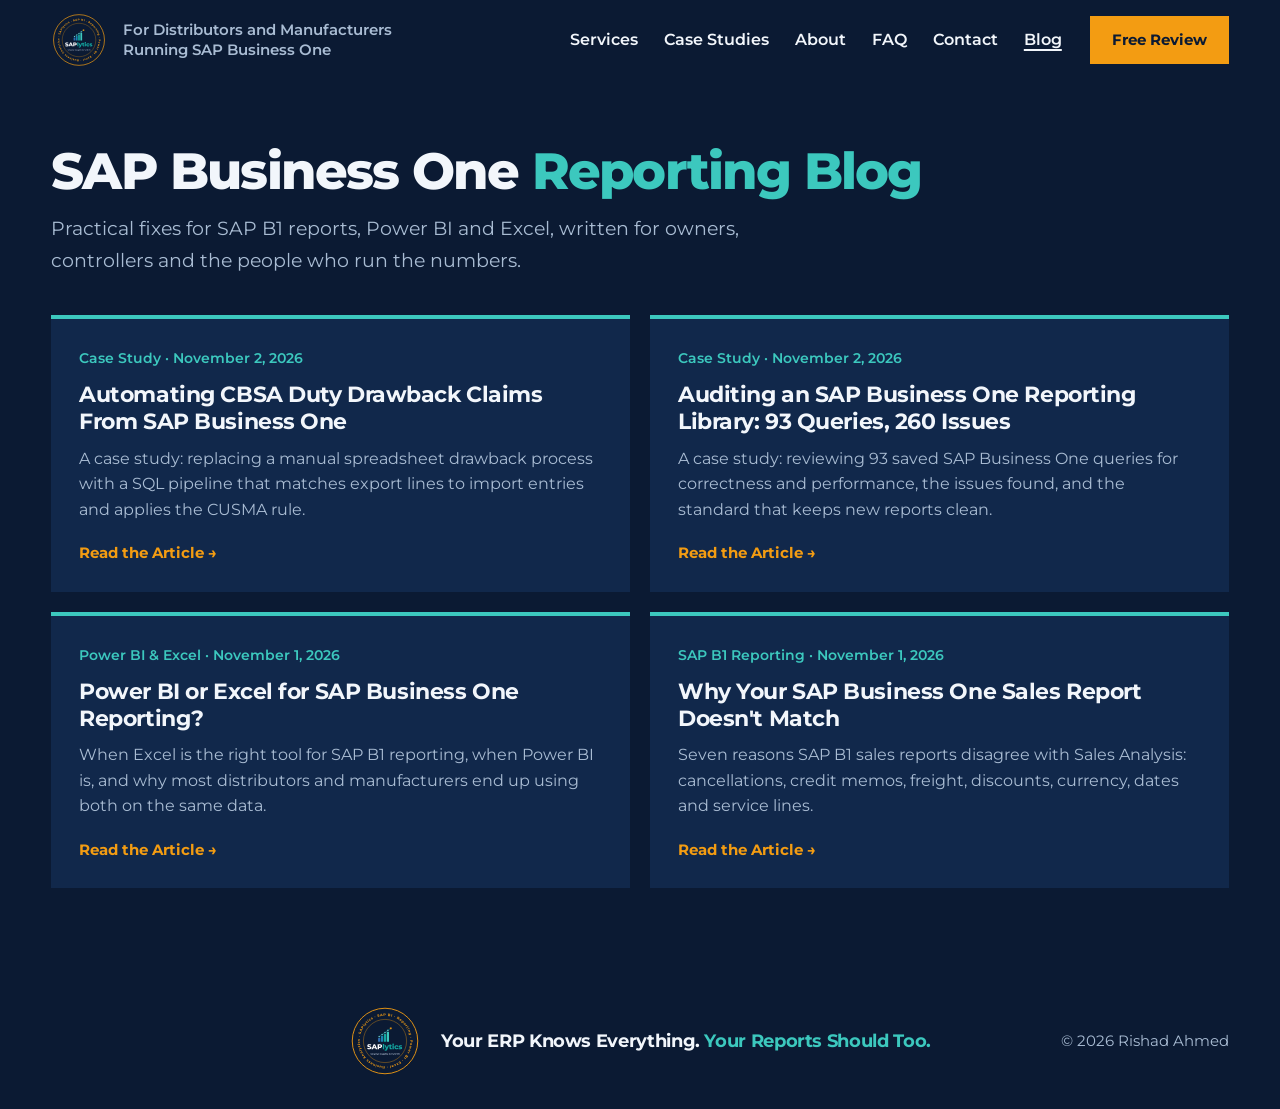
<file: blog/index.html>
<!DOCTYPE html>
<html lang="en-CA">
<head>
<meta charset="UTF-8">
<meta name="viewport" content="width=device-width, initial-scale=1.0">
<title>SAP Business One Reporting Blog | SAPlytics</title>
<meta name="description" content="Practical articles on SAP Business One reporting, Power BI, Excel automation, inventory planning and trade data for distributors and manufacturers.">
<meta name="robots" content="index, follow">
<meta name="author" content="Rishad Ahmed">
<link rel="canonical" href="https://ahmrishad167.github.io/saplytics/blog/">
<meta name="theme-color" content="#0B1A33">
<link rel="icon" type="image/svg+xml" href="../assets/saplytics-badge-dark.svg">
<link rel="icon" type="image/png" sizes="32x32" href="../assets/favicon-32.png">
<link rel="apple-touch-icon" href="../assets/apple-touch-icon.png">
<meta property="og:type" content="website">
<meta property="og:site_name" content="SAPlytics">
<meta property="og:locale" content="en_CA">
<meta property="og:title" content="SAPlytics Blog">
<meta property="og:description" content="Practical articles on SAP Business One reporting, Power BI, Excel automation, inventory planning and trade data for distributors and manufacturers.">
<meta property="og:url" content="https://ahmrishad167.github.io/saplytics/blog/">
<meta property="og:image" content="https://ahmrishad167.github.io/saplytics/og-image.png">
<meta name="twitter:card" content="summary_large_image">
<meta name="twitter:title" content="SAPlytics Blog">
<meta name="twitter:description" content="Practical articles on SAP Business One reporting, Power BI, Excel automation, inventory planning and trade data for distributors and manufacturers.">
<meta name="twitter:image" content="https://ahmrishad167.github.io/saplytics/og-image.png">
<script type="application/ld+json">
{
 "@context": "https://schema.org",
 "@type": "Blog",
 "name": "SAPlytics Blog",
 "url": "https://ahmrishad167.github.io/saplytics/blog/",
 "inLanguage": "en-CA",
 "blogPost": [
  {
   "@type": "BlogPosting",
   "headline": "Automating CBSA Duty Drawback Claims From SAP Business One",
   "url": "https://ahmrishad167.github.io/saplytics/blog/cbsa-duty-drawback-automation/",
   "datePublished": "2026-11-02"
  },
  {
   "@type": "BlogPosting",
   "headline": "Auditing an SAP Business One Reporting Library: 93 Queries, 260 Issues",
   "url": "https://ahmrishad167.github.io/saplytics/blog/sap-business-one-reporting-library-audit/",
   "datePublished": "2026-11-02"
  },
  {
   "@type": "BlogPosting",
   "headline": "Power BI or Excel for SAP Business One Reporting?",
   "url": "https://ahmrishad167.github.io/saplytics/blog/power-bi-vs-excel-for-sap-business-one/",
   "datePublished": "2026-11-01"
  },
  {
   "@type": "BlogPosting",
   "headline": "Why Your SAP Business One Sales Report Doesn't Match",
   "url": "https://ahmrishad167.github.io/saplytics/blog/sap-business-one-sales-report-doesnt-match/",
   "datePublished": "2026-11-01"
  }
 ]
}
</script>
<link rel="preconnect" href="https://fonts.googleapis.com">
<link rel="preconnect" href="https://fonts.gstatic.com" crossorigin>
<link href="https://fonts.googleapis.com/css2?family=Montserrat:wght@400;500;600;700;800&display=swap" rel="stylesheet">
<link rel="stylesheet" href="../assets/blog.css">
</head>
<body>
<a href="#main" class="skip">Skip to content</a>
<header class="bar">
  <div class="wrap">
    <a href="../" class="wm" aria-label="SAPlytics home"><img src="../assets/saplytics-badge-dark.svg" alt="SAPlytics" width="64" height="64"></a>
    <p class="tagline">For Distributors and Manufacturers Running SAP Business One</p>
    <nav id="site-nav" aria-label="Primary">
      <a href="../#services">Services</a>
      <a href="../#work">Case Studies</a>
      <a href="../#about">About</a>
      <a href="../#faq">FAQ</a>
      <a href="../#contact">Contact</a>
      <a href="../blog/" aria-current="page">Blog</a>
    </nav>
    <a class="btn" href="https://calendly.com/saplytics/30min" target="_blank" rel="noopener">Free Review</a>
    <button type="button" class="menu-btn" aria-expanded="false" aria-controls="site-nav" aria-label="Open menu"><span></span><span></span><span></span></button>
  </div>
</header>
<main id="main">
<div class="wrap">
  <header class="b-head">
    <h1>SAP Business One <span>Reporting Blog</span></h1>
    <p>Practical fixes for SAP B1 reports, Power BI and Excel, written for owners, controllers and the people who run the numbers.</p>
  </header>
  <ul class="posts">
    <li><a href="cbsa-duty-drawback-automation/">
      <span class="k">Case Study · November 2, 2026</span>
      <h2>Automating CBSA Duty Drawback Claims From SAP Business One</h2>
      <p>A case study: replacing a manual spreadsheet drawback process with a SQL pipeline that matches export lines to import entries and applies the CUSMA rule.</p>
      <span class="more">Read the Article →</span>
    </a></li>
    <li><a href="sap-business-one-reporting-library-audit/">
      <span class="k">Case Study · November 2, 2026</span>
      <h2>Auditing an SAP Business One Reporting Library: 93 Queries, 260 Issues</h2>
      <p>A case study: reviewing 93 saved SAP Business One queries for correctness and performance, the issues found, and the standard that keeps new reports clean.</p>
      <span class="more">Read the Article →</span>
    </a></li>
    <li><a href="power-bi-vs-excel-for-sap-business-one/">
      <span class="k">Power BI & Excel · November 1, 2026</span>
      <h2>Power BI or Excel for SAP Business One Reporting?</h2>
      <p>When Excel is the right tool for SAP B1 reporting, when Power BI is, and why most distributors and manufacturers end up using both on the same data.</p>
      <span class="more">Read the Article →</span>
    </a></li>
    <li><a href="sap-business-one-sales-report-doesnt-match/">
      <span class="k">SAP B1 Reporting · November 1, 2026</span>
      <h2>Why Your SAP Business One Sales Report Doesn&#x27;t Match</h2>
      <p>Seven reasons SAP B1 sales reports disagree with Sales Analysis: cancellations, credit memos, freight, discounts, currency, dates and service lines.</p>
      <span class="more">Read the Article →</span>
    </a></li>
  </ul>
</div>
</main>
<footer>
  <div class="wrap">
    <div class="f-brand">
      <a href="../" aria-label="SAPlytics home"><img src="../assets/saplytics-badge-dark.svg" alt="SAPlytics" width="72" height="72"></a>
      <p class="f-tag">Your ERP Knows Everything. <span>Your Reports Should Too.</span></p>
    </div>
    <span class="f-copy">© 2026 Rishad Ahmed</span>
  </div>
</footer>
<script>
  // phone and tablet menu
  (()=>{const bar=document.querySelector('.bar'),btn=bar&&bar.querySelector('.menu-btn');if(!btn)return;
    const set=o=>{bar.classList.toggle('open',o);btn.setAttribute('aria-expanded',o);btn.setAttribute('aria-label',o?'Close menu':'Open menu');};
    btn.addEventListener('click',()=>set(!bar.classList.contains('open')));
    bar.querySelectorAll('nav a').forEach(a=>a.addEventListener('click',()=>set(false)));
    document.addEventListener('keydown',e=>{if(e.key==='Escape'&&bar.classList.contains('open')){set(false);btn.focus();}});
    document.addEventListener('click',e=>{if(!bar.contains(e.target))set(false);});})();
</script>
</body>
</html>
</file>
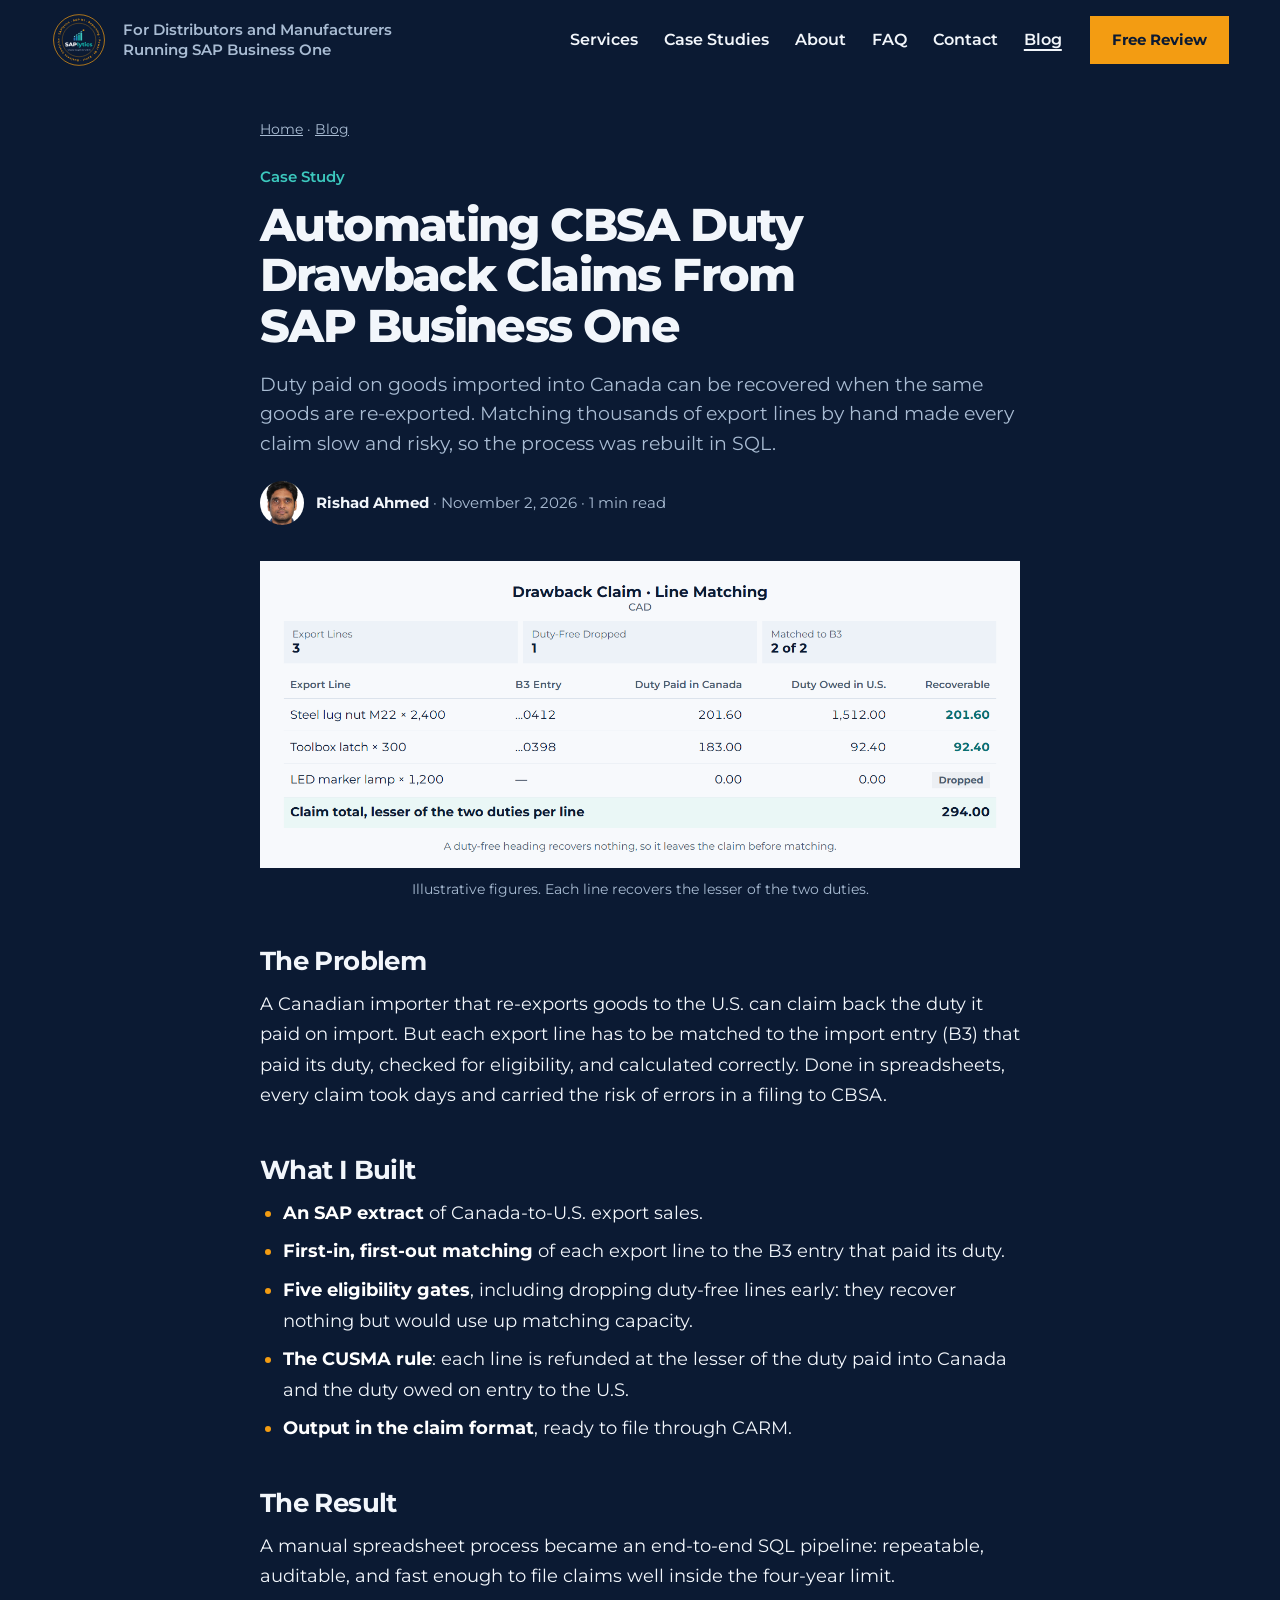
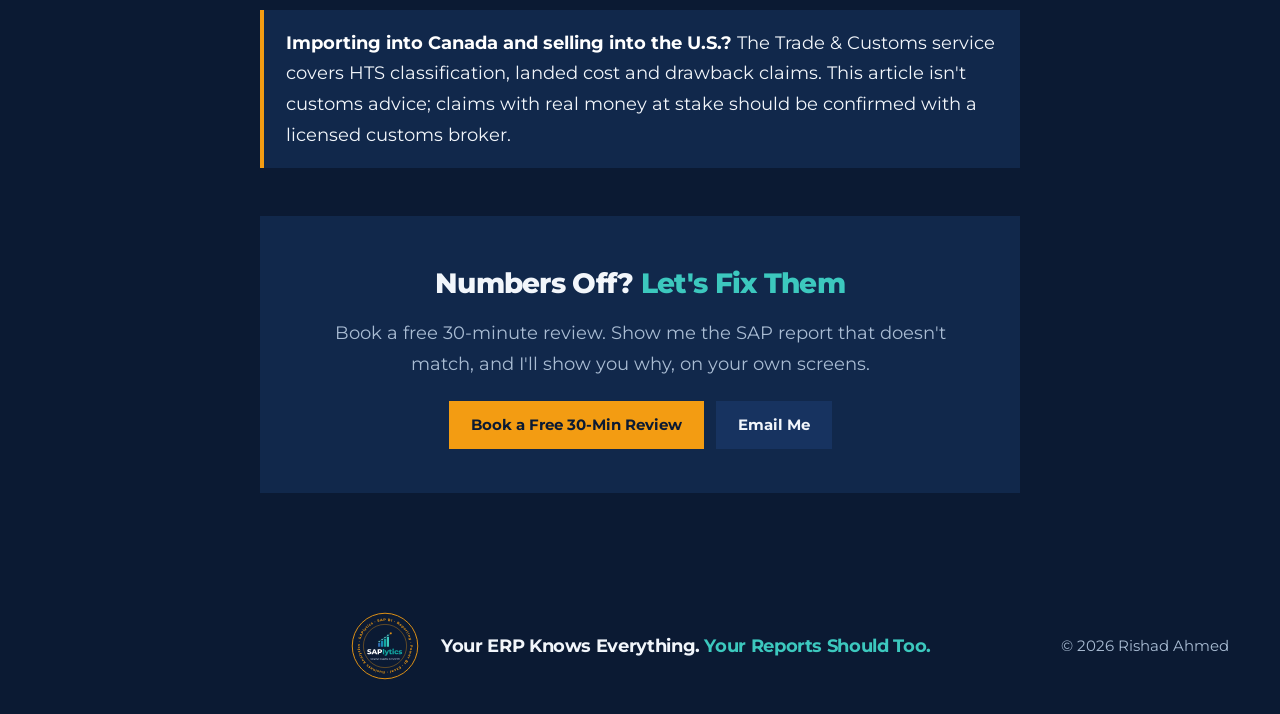
<file: blog/cbsa-duty-drawback-automation/index.html>
<!DOCTYPE html>
<html lang="en-CA">
<head>
<meta charset="UTF-8">
<meta name="viewport" content="width=device-width, initial-scale=1.0">
<title>Automating CBSA Duty Drawback Claims From SAP B1 | SAPlytics</title>
<meta name="description" content="A case study: replacing a manual spreadsheet drawback process with a SQL pipeline that matches export lines to import entries and applies the CUSMA rule.">
<meta name="robots" content="index, follow, max-image-preview:large">
<meta name="author" content="Rishad Ahmed">
<link rel="canonical" href="https://ahmrishad167.github.io/saplytics/blog/cbsa-duty-drawback-automation/">
<meta name="theme-color" content="#0B1A33">
<link rel="icon" type="image/svg+xml" href="../../assets/saplytics-badge-dark.svg">
<link rel="icon" type="image/png" sizes="32x32" href="../../assets/favicon-32.png">
<link rel="apple-touch-icon" href="../../assets/apple-touch-icon.png">
<meta property="og:type" content="article">
<meta property="og:site_name" content="SAPlytics">
<meta property="og:locale" content="en_CA">
<meta property="og:title" content="Automating CBSA Duty Drawback Claims From SAP Business One">
<meta property="og:description" content="A case study: replacing a manual spreadsheet drawback process with a SQL pipeline that matches export lines to import entries and applies the CUSMA rule.">
<meta property="og:url" content="https://ahmrishad167.github.io/saplytics/blog/cbsa-duty-drawback-automation/">
<meta property="og:image" content="https://ahmrishad167.github.io/saplytics/og-image.png">
<meta name="twitter:card" content="summary_large_image">
<meta name="twitter:title" content="Automating CBSA Duty Drawback Claims From SAP Business One">
<meta name="twitter:description" content="A case study: replacing a manual spreadsheet drawback process with a SQL pipeline that matches export lines to import entries and applies the CUSMA rule.">
<meta name="twitter:image" content="https://ahmrishad167.github.io/saplytics/og-image.png">
<script type="application/ld+json">
{
 "@context": "https://schema.org",
 "@graph": [
  {
   "@type": "BlogPosting",
   "headline": "Automating CBSA Duty Drawback Claims From SAP Business One",
   "description": "A case study: replacing a manual spreadsheet drawback process with a SQL pipeline that matches export lines to import entries and applies the CUSMA rule.",
   "datePublished": "2026-11-02",
   "dateModified": "2026-11-02",
   "inLanguage": "en-CA",
   "mainEntityOfPage": "https://ahmrishad167.github.io/saplytics/blog/cbsa-duty-drawback-automation/",
   "image": "https://ahmrishad167.github.io/saplytics/og-image.png",
   "wordCount": 216,
   "keywords": "CBSA duty drawback, K32, CARM, CUSMA, SAP Business One, Canadian importer",
   "author": {
    "@type": "Person",
    "name": "Rishad Ahmed",
    "url": "https://ahmrishad167.github.io/saplytics/#about",
    "sameAs": [
     "https://www.linkedin.com/in/md-rishad-ahmed-8633b5231"
    ]
   },
   "publisher": {
    "@type": "Organization",
    "name": "SAPlytics",
    "logo": {
     "@type": "ImageObject",
     "url": "https://ahmrishad167.github.io/saplytics/assets/icon-512.png"
    }
   }
  },
  {
   "@type": "BreadcrumbList",
   "itemListElement": [
    {
     "@type": "ListItem",
     "position": 1,
     "name": "Home",
     "item": "https://ahmrishad167.github.io/saplytics/"
    },
    {
     "@type": "ListItem",
     "position": 2,
     "name": "Blog",
     "item": "https://ahmrishad167.github.io/saplytics/blog/"
    },
    {
     "@type": "ListItem",
     "position": 3,
     "name": "Automating CBSA Duty Drawback Claims From SAP Business One",
     "item": "https://ahmrishad167.github.io/saplytics/blog/cbsa-duty-drawback-automation/"
    }
   ]
  }
 ]
}
</script>
<link rel="preconnect" href="https://fonts.googleapis.com">
<link rel="preconnect" href="https://fonts.gstatic.com" crossorigin>
<link href="https://fonts.googleapis.com/css2?family=Montserrat:wght@400;500;600;700;800&display=swap" rel="stylesheet">
<link rel="stylesheet" href="../../assets/blog.css">
</head>
<body>
<a href="#main" class="skip">Skip to content</a>
<header class="bar">
  <div class="wrap">
    <a href="../../" class="wm" aria-label="SAPlytics home"><img src="../../assets/saplytics-badge-dark.svg" alt="SAPlytics" width="64" height="64"></a>
    <p class="tagline">For Distributors and Manufacturers Running SAP Business One</p>
    <nav id="site-nav" aria-label="Primary">
      <a href="../../#services">Services</a>
      <a href="../../#work">Case Studies</a>
      <a href="../../#about">About</a>
      <a href="../../#faq">FAQ</a>
      <a href="../../#contact">Contact</a>
      <a href="../../blog/" aria-current="page">Blog</a>
    </nav>
    <a class="btn" href="https://calendly.com/saplytics/30min" target="_blank" rel="noopener">Free Review</a>
    <button type="button" class="menu-btn" aria-expanded="false" aria-controls="site-nav" aria-label="Open menu"><span></span><span></span><span></span></button>
  </div>
</header>
<main id="main">
<div class="wrap">
<article>
  <p class="crumb"><a href="../../">Home</a> · <a href="../../blog/">Blog</a></p>
  <header class="a-head">
    <p class="k">Case Study</p>
    <h1>Automating CBSA Duty Drawback Claims From SAP Business One</h1>
    <p class="lede">Duty paid on goods imported into Canada can be recovered when the same goods are re-exported. Matching thousands of export lines by hand made every claim slow and risky, so the process was rebuilt in SQL.</p>
    <p class="by"><img src="../../assets/rishad-ahmed.jpg" alt="" width="44" height="44"><span><b>Rishad Ahmed</b> · November 2, 2026 · 1 min read</span></p>
  </header>
  <div class="prose">
<figure>
  <img src="../../assets/blog-drawback-matching.png" alt="Drawback claim line matching: two export lines matched to B3 import entries, one duty-free line dropped, claim total 294.00 CAD" width="1410" height="570">
  <figcaption>Illustrative figures. Each line recovers the lesser of the two duties.</figcaption>
</figure>

<h2>The Problem</h2>
<p>A Canadian importer that re-exports goods to the U.S. can claim back the duty it paid on import. But each export line has to be matched to the import entry (B3) that paid its duty, checked for eligibility, and calculated correctly. Done in spreadsheets, every claim took days and carried the risk of errors in a filing to CBSA.</p>

<h2>What I Built</h2>
<ul>
  <li><strong>An SAP extract</strong> of Canada-to-U.S. export sales.</li>
  <li><strong>First-in, first-out matching</strong> of each export line to the B3 entry that paid its duty.</li>
  <li><strong>Five eligibility gates</strong>, including dropping duty-free lines early: they recover nothing but would use up matching capacity.</li>
  <li><strong>The CUSMA rule</strong>: each line is refunded at the lesser of the duty paid into Canada and the duty owed on entry to the U.S.</li>
  <li><strong>Output in the claim format</strong>, ready to file through CARM.</li>
</ul>

<h2>The Result</h2>
<p>A manual spreadsheet process became an end-to-end SQL pipeline: repeatable, auditable, and fast enough to file claims well inside the four-year limit.</p>

<div class="note">
  <p><strong>Importing into Canada and selling into the U.S.?</strong> The Trade &amp; Customs service covers HTS classification, landed cost and drawback claims. This article isn't customs advice; claims with real money at stake should be confirmed with a licensed customs broker.</p>
</div>
  </div>
<aside class="a-cta">
  <h2>Numbers Off? <span>Let's Fix Them</span></h2>
  <p>Book a free 30-minute review. Show me the SAP report that doesn't match, and I'll show you why, on your own screens.</p>
  <div class="row">
    <a class="btn" href="https://calendly.com/saplytics/30min" target="_blank" rel="noopener">Book a Free 30-Min Review</a>
    <a class="btn ghost" href="mailto:ahm.rishad@outlook.com?subject=SAPlytics%20Enquiry">Email Me</a>
  </div>
</aside>
</article>
</div>
</main>
<footer>
  <div class="wrap">
    <div class="f-brand">
      <a href="../../" aria-label="SAPlytics home"><img src="../../assets/saplytics-badge-dark.svg" alt="SAPlytics" width="72" height="72"></a>
      <p class="f-tag">Your ERP Knows Everything. <span>Your Reports Should Too.</span></p>
    </div>
    <span class="f-copy">© 2026 Rishad Ahmed</span>
  </div>
</footer>
<script>
  // phone and tablet menu
  (()=>{const bar=document.querySelector('.bar'),btn=bar&&bar.querySelector('.menu-btn');if(!btn)return;
    const set=o=>{bar.classList.toggle('open',o);btn.setAttribute('aria-expanded',o);btn.setAttribute('aria-label',o?'Close menu':'Open menu');};
    btn.addEventListener('click',()=>set(!bar.classList.contains('open')));
    bar.querySelectorAll('nav a').forEach(a=>a.addEventListener('click',()=>set(false)));
    document.addEventListener('keydown',e=>{if(e.key==='Escape'&&bar.classList.contains('open')){set(false);btn.focus();}});
    document.addEventListener('click',e=>{if(!bar.contains(e.target))set(false);});})();
</script>
</body>
</html>
</file>
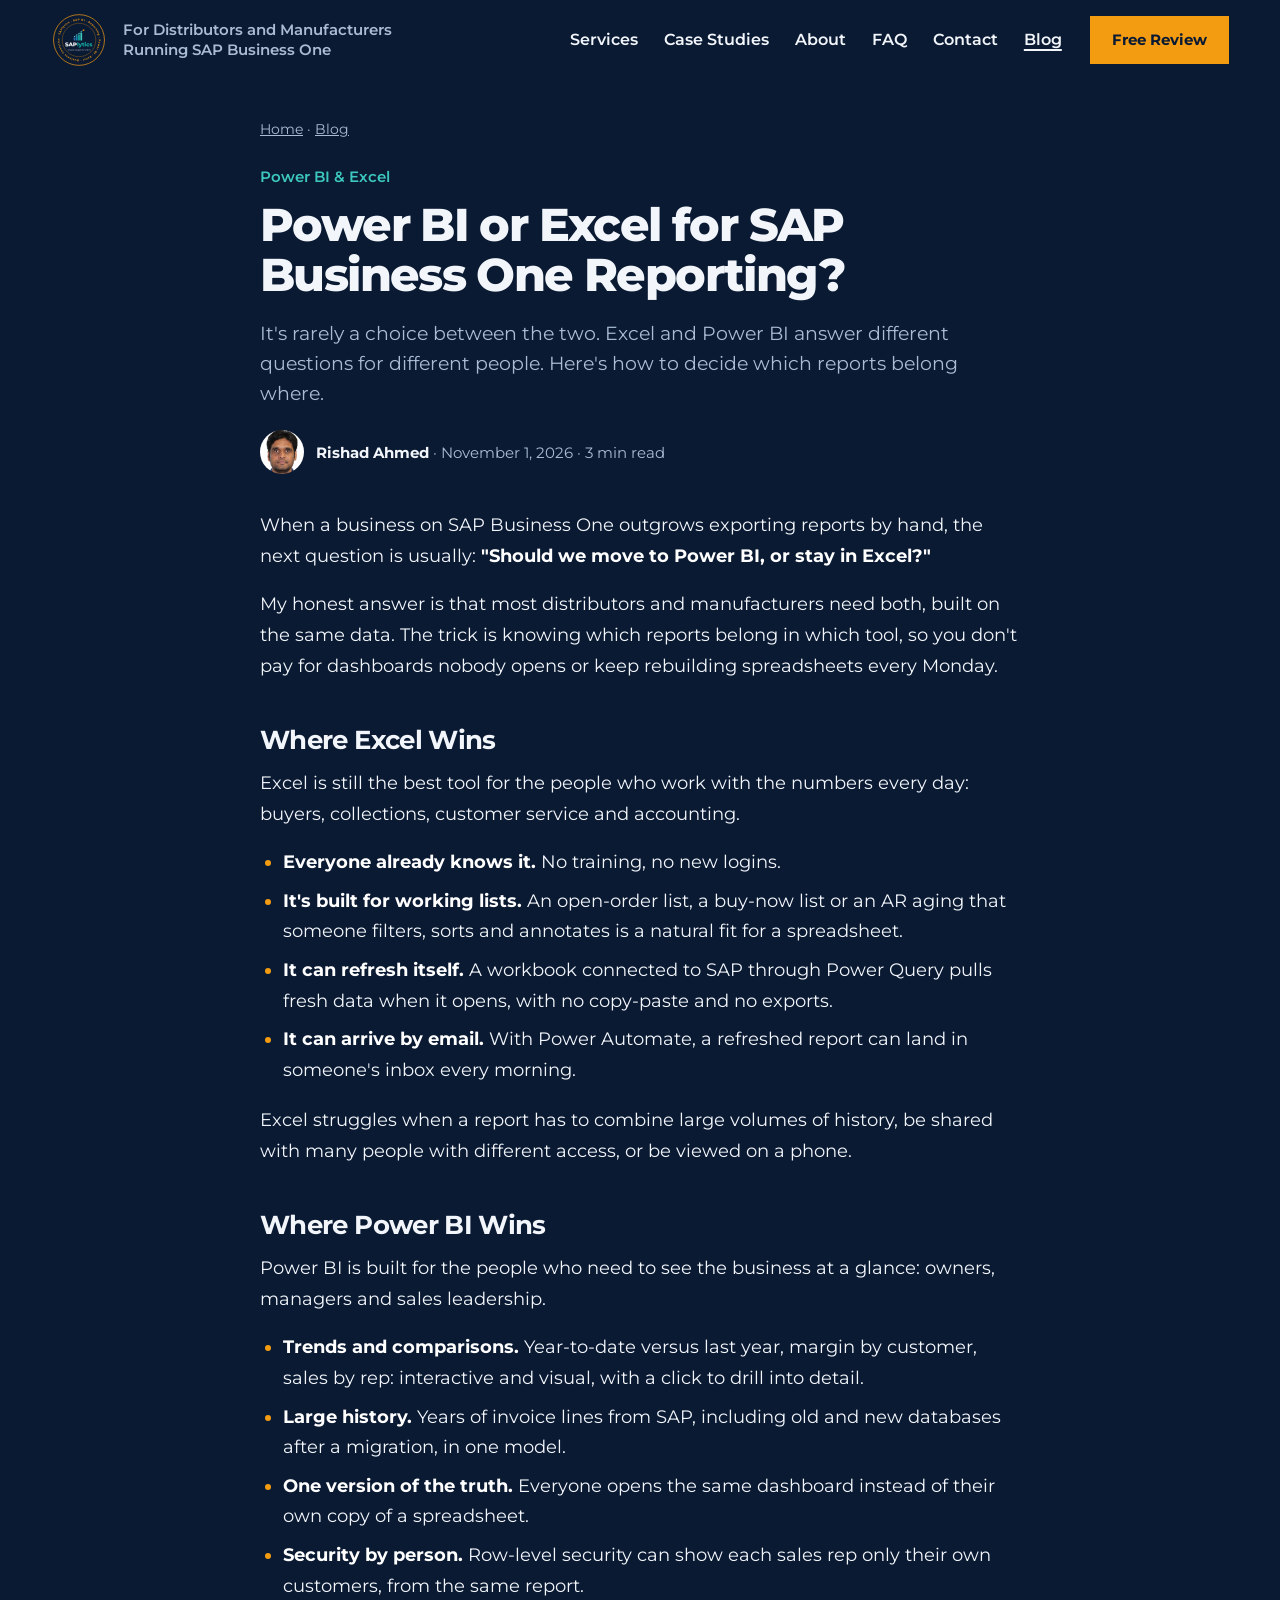
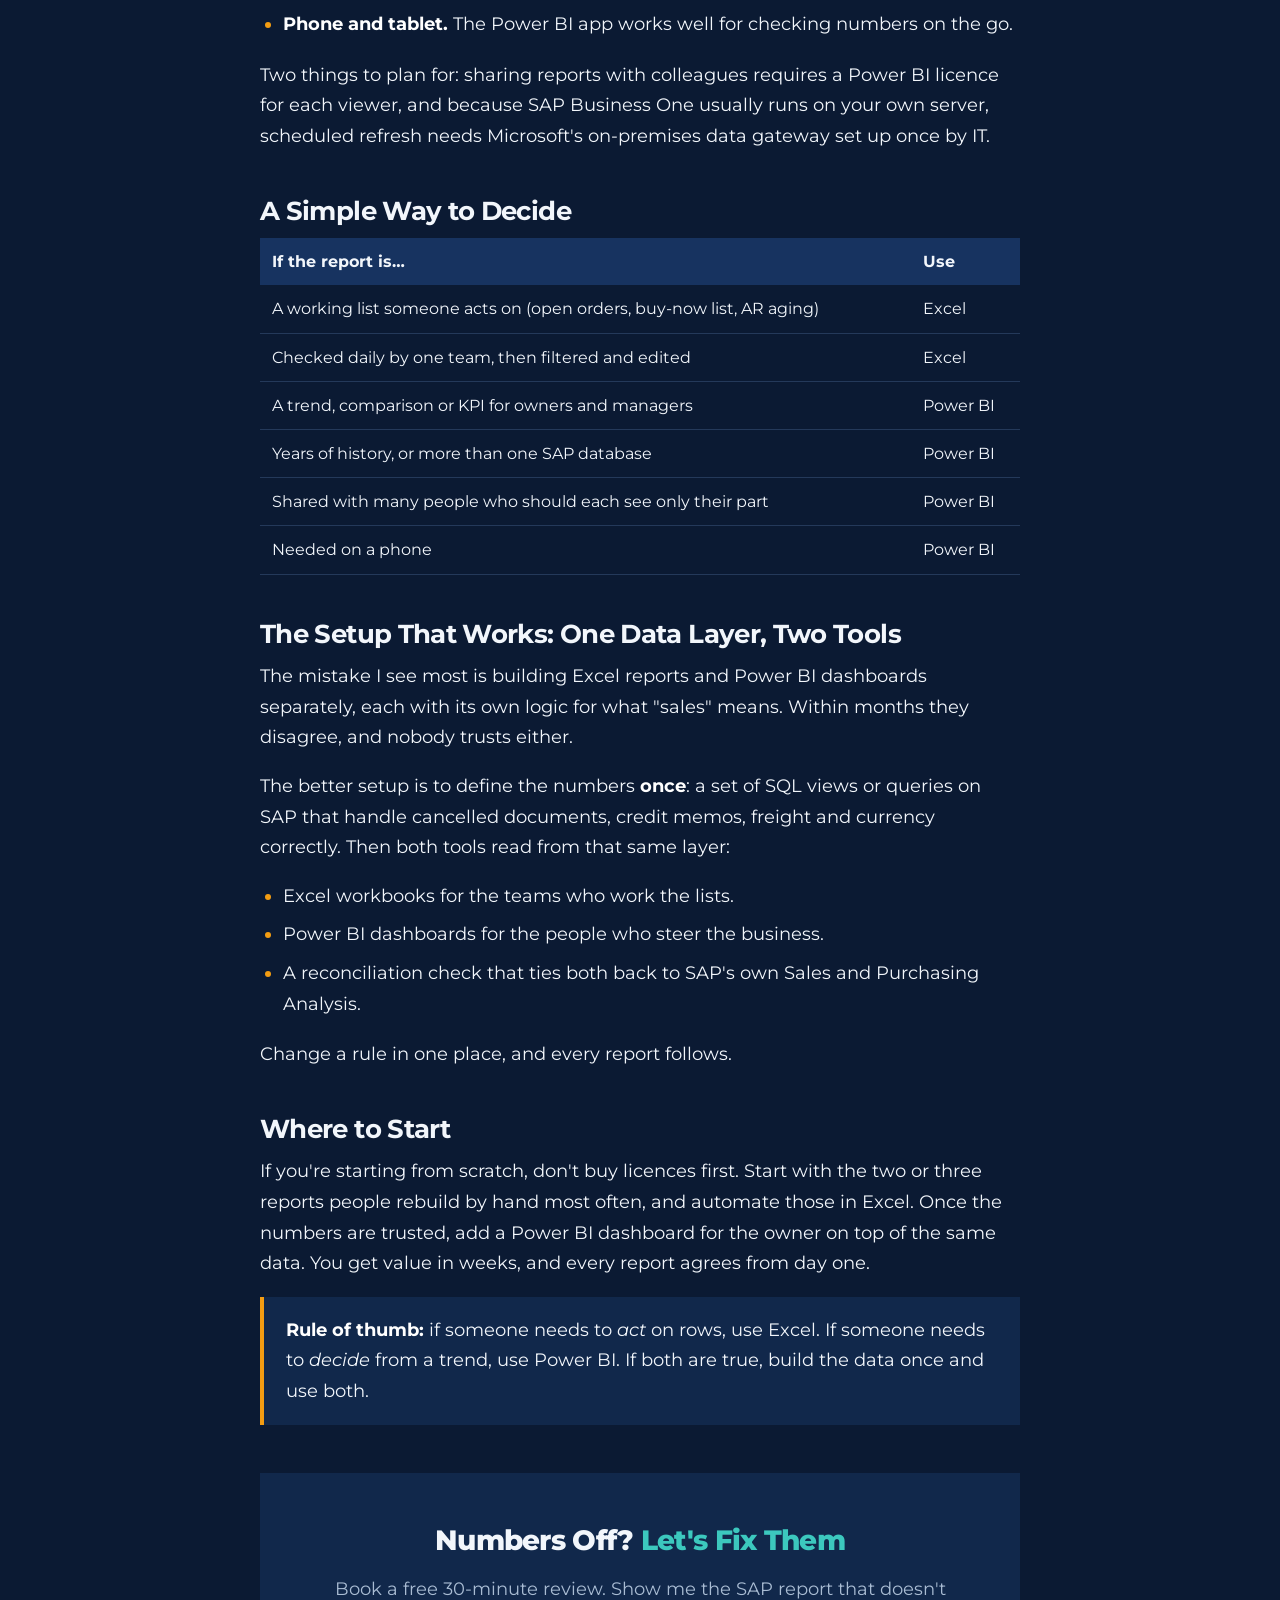
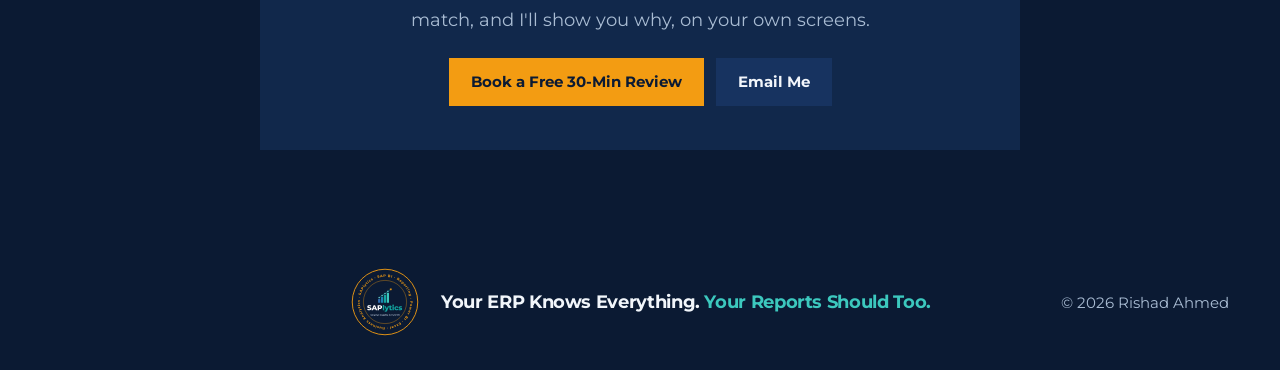
<file: blog/power-bi-vs-excel-for-sap-business-one/index.html>
<!DOCTYPE html>
<html lang="en-CA">
<head>
<meta charset="UTF-8">
<meta name="viewport" content="width=device-width, initial-scale=1.0">
<title>Power BI vs Excel for SAP Business One Reporting | SAPlytics</title>
<meta name="description" content="When Excel is the right tool for SAP B1 reporting, when Power BI is, and why most distributors and manufacturers end up using both on the same data.">
<meta name="robots" content="index, follow, max-image-preview:large">
<meta name="author" content="Rishad Ahmed">
<link rel="canonical" href="https://ahmrishad167.github.io/saplytics/blog/power-bi-vs-excel-for-sap-business-one/">
<meta name="theme-color" content="#0B1A33">
<link rel="icon" type="image/svg+xml" href="../../assets/saplytics-badge-dark.svg">
<link rel="icon" type="image/png" sizes="32x32" href="../../assets/favicon-32.png">
<link rel="apple-touch-icon" href="../../assets/apple-touch-icon.png">
<meta property="og:type" content="article">
<meta property="og:site_name" content="SAPlytics">
<meta property="og:locale" content="en_CA">
<meta property="og:title" content="Power BI or Excel for SAP Business One Reporting?">
<meta property="og:description" content="When Excel is the right tool for SAP B1 reporting, when Power BI is, and why most distributors and manufacturers end up using both on the same data.">
<meta property="og:url" content="https://ahmrishad167.github.io/saplytics/blog/power-bi-vs-excel-for-sap-business-one/">
<meta property="og:image" content="https://ahmrishad167.github.io/saplytics/og-image.png">
<meta name="twitter:card" content="summary_large_image">
<meta name="twitter:title" content="Power BI or Excel for SAP Business One Reporting?">
<meta name="twitter:description" content="When Excel is the right tool for SAP B1 reporting, when Power BI is, and why most distributors and manufacturers end up using both on the same data.">
<meta name="twitter:image" content="https://ahmrishad167.github.io/saplytics/og-image.png">
<script type="application/ld+json">
{
 "@context": "https://schema.org",
 "@graph": [
  {
   "@type": "BlogPosting",
   "headline": "Power BI or Excel for SAP Business One Reporting?",
   "description": "When Excel is the right tool for SAP B1 reporting, when Power BI is, and why most distributors and manufacturers end up using both on the same data.",
   "datePublished": "2026-11-01",
   "dateModified": "2026-11-01",
   "inLanguage": "en-CA",
   "mainEntityOfPage": "https://ahmrishad167.github.io/saplytics/blog/power-bi-vs-excel-for-sap-business-one/",
   "image": "https://ahmrishad167.github.io/saplytics/og-image.png",
   "wordCount": 644,
   "keywords": "Power BI SAP Business One, Excel SAP B1 reporting, SAP B1 dashboards, Power Query, automated reports",
   "author": {
    "@type": "Person",
    "name": "Rishad Ahmed",
    "url": "https://ahmrishad167.github.io/saplytics/#about",
    "sameAs": [
     "https://www.linkedin.com/in/md-rishad-ahmed-8633b5231"
    ]
   },
   "publisher": {
    "@type": "Organization",
    "name": "SAPlytics",
    "logo": {
     "@type": "ImageObject",
     "url": "https://ahmrishad167.github.io/saplytics/assets/icon-512.png"
    }
   }
  },
  {
   "@type": "BreadcrumbList",
   "itemListElement": [
    {
     "@type": "ListItem",
     "position": 1,
     "name": "Home",
     "item": "https://ahmrishad167.github.io/saplytics/"
    },
    {
     "@type": "ListItem",
     "position": 2,
     "name": "Blog",
     "item": "https://ahmrishad167.github.io/saplytics/blog/"
    },
    {
     "@type": "ListItem",
     "position": 3,
     "name": "Power BI or Excel for SAP Business One Reporting?",
     "item": "https://ahmrishad167.github.io/saplytics/blog/power-bi-vs-excel-for-sap-business-one/"
    }
   ]
  }
 ]
}
</script>
<link rel="preconnect" href="https://fonts.googleapis.com">
<link rel="preconnect" href="https://fonts.gstatic.com" crossorigin>
<link href="https://fonts.googleapis.com/css2?family=Montserrat:wght@400;500;600;700;800&display=swap" rel="stylesheet">
<link rel="stylesheet" href="../../assets/blog.css">
</head>
<body>
<a href="#main" class="skip">Skip to content</a>
<header class="bar">
  <div class="wrap">
    <a href="../../" class="wm" aria-label="SAPlytics home"><img src="../../assets/saplytics-badge-dark.svg" alt="SAPlytics" width="64" height="64"></a>
    <p class="tagline">For Distributors and Manufacturers Running SAP Business One</p>
    <nav id="site-nav" aria-label="Primary">
      <a href="../../#services">Services</a>
      <a href="../../#work">Case Studies</a>
      <a href="../../#about">About</a>
      <a href="../../#faq">FAQ</a>
      <a href="../../#contact">Contact</a>
      <a href="../../blog/" aria-current="page">Blog</a>
    </nav>
    <a class="btn" href="https://calendly.com/saplytics/30min" target="_blank" rel="noopener">Free Review</a>
    <button type="button" class="menu-btn" aria-expanded="false" aria-controls="site-nav" aria-label="Open menu"><span></span><span></span><span></span></button>
  </div>
</header>
<main id="main">
<div class="wrap">
<article>
  <p class="crumb"><a href="../../">Home</a> · <a href="../../blog/">Blog</a></p>
  <header class="a-head">
    <p class="k">Power BI & Excel</p>
    <h1>Power BI or Excel for SAP Business One Reporting?</h1>
    <p class="lede">It's rarely a choice between the two. Excel and Power BI answer different questions for different people. Here's how to decide which reports belong where.</p>
    <p class="by"><img src="../../assets/rishad-ahmed.jpg" alt="" width="44" height="44"><span><b>Rishad Ahmed</b> · November 1, 2026 · 3 min read</span></p>
  </header>
  <div class="prose">
<p>When a business on SAP Business One outgrows exporting reports by hand, the next question is usually: <strong>"Should we move to Power BI, or stay in Excel?"</strong></p>
<p>My honest answer is that most distributors and manufacturers need both, built on the same data. The trick is knowing which reports belong in which tool, so you don't pay for dashboards nobody opens or keep rebuilding spreadsheets every Monday.</p>

<h2>Where Excel Wins</h2>
<p>Excel is still the best tool for the people who work with the numbers every day: buyers, collections, customer service and accounting.</p>
<ul>
  <li><strong>Everyone already knows it.</strong> No training, no new logins.</li>
  <li><strong>It's built for working lists.</strong> An open-order list, a buy-now list or an AR aging that someone filters, sorts and annotates is a natural fit for a spreadsheet.</li>
  <li><strong>It can refresh itself.</strong> A workbook connected to SAP through Power Query pulls fresh data when it opens, with no copy-paste and no exports.</li>
  <li><strong>It can arrive by email.</strong> With Power Automate, a refreshed report can land in someone's inbox every morning.</li>
</ul>
<p>Excel struggles when a report has to combine large volumes of history, be shared with many people with different access, or be viewed on a phone.</p>

<h2>Where Power BI Wins</h2>
<p>Power BI is built for the people who need to see the business at a glance: owners, managers and sales leadership.</p>
<ul>
  <li><strong>Trends and comparisons.</strong> Year-to-date versus last year, margin by customer, sales by rep: interactive and visual, with a click to drill into detail.</li>
  <li><strong>Large history.</strong> Years of invoice lines from SAP, including old and new databases after a migration, in one model.</li>
  <li><strong>One version of the truth.</strong> Everyone opens the same dashboard instead of their own copy of a spreadsheet.</li>
  <li><strong>Security by person.</strong> Row-level security can show each sales rep only their own customers, from the same report.</li>
  <li><strong>Phone and tablet.</strong> The Power BI app works well for checking numbers on the go.</li>
</ul>
<p>Two things to plan for: sharing reports with colleagues requires a Power BI licence for each viewer, and because SAP Business One usually runs on your own server, scheduled refresh needs Microsoft's on-premises data gateway set up once by IT.</p>

<h2>A Simple Way to Decide</h2>
<table>
  <thead><tr><th>If the report is…</th><th>Use</th></tr></thead>
  <tbody>
    <tr><td>A working list someone acts on (open orders, buy-now list, AR aging)</td><td>Excel</td></tr>
    <tr><td>Checked daily by one team, then filtered and edited</td><td>Excel</td></tr>
    <tr><td>A trend, comparison or KPI for owners and managers</td><td>Power BI</td></tr>
    <tr><td>Years of history, or more than one SAP database</td><td>Power BI</td></tr>
    <tr><td>Shared with many people who should each see only their part</td><td>Power BI</td></tr>
    <tr><td>Needed on a phone</td><td>Power BI</td></tr>
  </tbody>
</table>

<h2>The Setup That Works: One Data Layer, Two Tools</h2>
<p>The mistake I see most is building Excel reports and Power BI dashboards separately, each with its own logic for what "sales" means. Within months they disagree, and nobody trusts either.</p>
<p>The better setup is to define the numbers <strong>once</strong>: a set of SQL views or queries on SAP that handle cancelled documents, credit memos, freight and currency correctly. Then both tools read from that same layer:</p>
<ul>
  <li>Excel workbooks for the teams who work the lists.</li>
  <li>Power BI dashboards for the people who steer the business.</li>
  <li>A reconciliation check that ties both back to SAP's own Sales and Purchasing Analysis.</li>
</ul>
<p>Change a rule in one place, and every report follows.</p>

<h2>Where to Start</h2>
<p>If you're starting from scratch, don't buy licences first. Start with the two or three reports people rebuild by hand most often, and automate those in Excel. Once the numbers are trusted, add a Power BI dashboard for the owner on top of the same data. You get value in weeks, and every report agrees from day one.</p>

<div class="note">
  <p><strong>Rule of thumb:</strong> if someone needs to <em>act</em> on rows, use Excel. If someone needs to <em>decide</em> from a trend, use Power BI. If both are true, build the data once and use both.</p>
</div>
  </div>
<aside class="a-cta">
  <h2>Numbers Off? <span>Let's Fix Them</span></h2>
  <p>Book a free 30-minute review. Show me the SAP report that doesn't match, and I'll show you why, on your own screens.</p>
  <div class="row">
    <a class="btn" href="https://calendly.com/saplytics/30min" target="_blank" rel="noopener">Book a Free 30-Min Review</a>
    <a class="btn ghost" href="mailto:ahm.rishad@outlook.com?subject=SAPlytics%20Enquiry">Email Me</a>
  </div>
</aside>
</article>
</div>
</main>
<footer>
  <div class="wrap">
    <div class="f-brand">
      <a href="../../" aria-label="SAPlytics home"><img src="../../assets/saplytics-badge-dark.svg" alt="SAPlytics" width="72" height="72"></a>
      <p class="f-tag">Your ERP Knows Everything. <span>Your Reports Should Too.</span></p>
    </div>
    <span class="f-copy">© 2026 Rishad Ahmed</span>
  </div>
</footer>
<script>
  // phone and tablet menu
  (()=>{const bar=document.querySelector('.bar'),btn=bar&&bar.querySelector('.menu-btn');if(!btn)return;
    const set=o=>{bar.classList.toggle('open',o);btn.setAttribute('aria-expanded',o);btn.setAttribute('aria-label',o?'Close menu':'Open menu');};
    btn.addEventListener('click',()=>set(!bar.classList.contains('open')));
    bar.querySelectorAll('nav a').forEach(a=>a.addEventListener('click',()=>set(false)));
    document.addEventListener('keydown',e=>{if(e.key==='Escape'&&bar.classList.contains('open')){set(false);btn.focus();}});
    document.addEventListener('click',e=>{if(!bar.contains(e.target))set(false);});})();
</script>
</body>
</html>
</file>
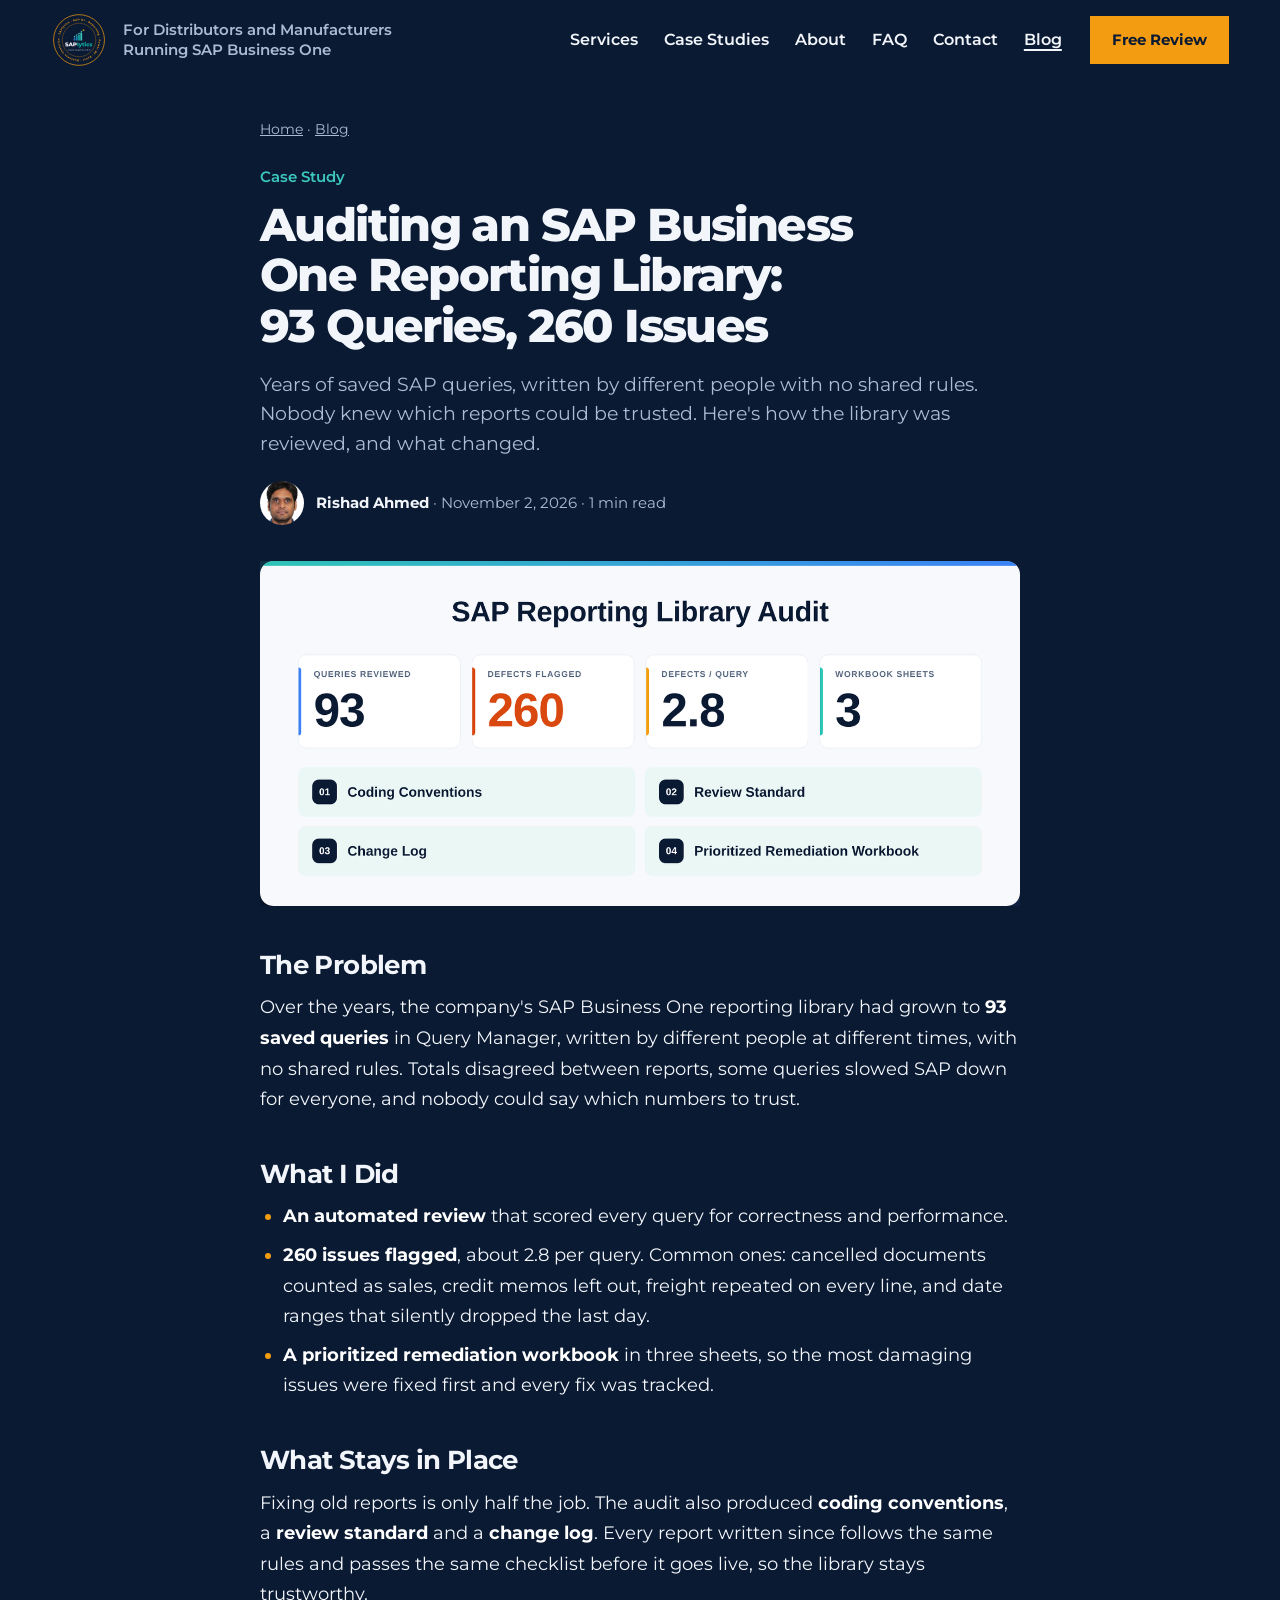
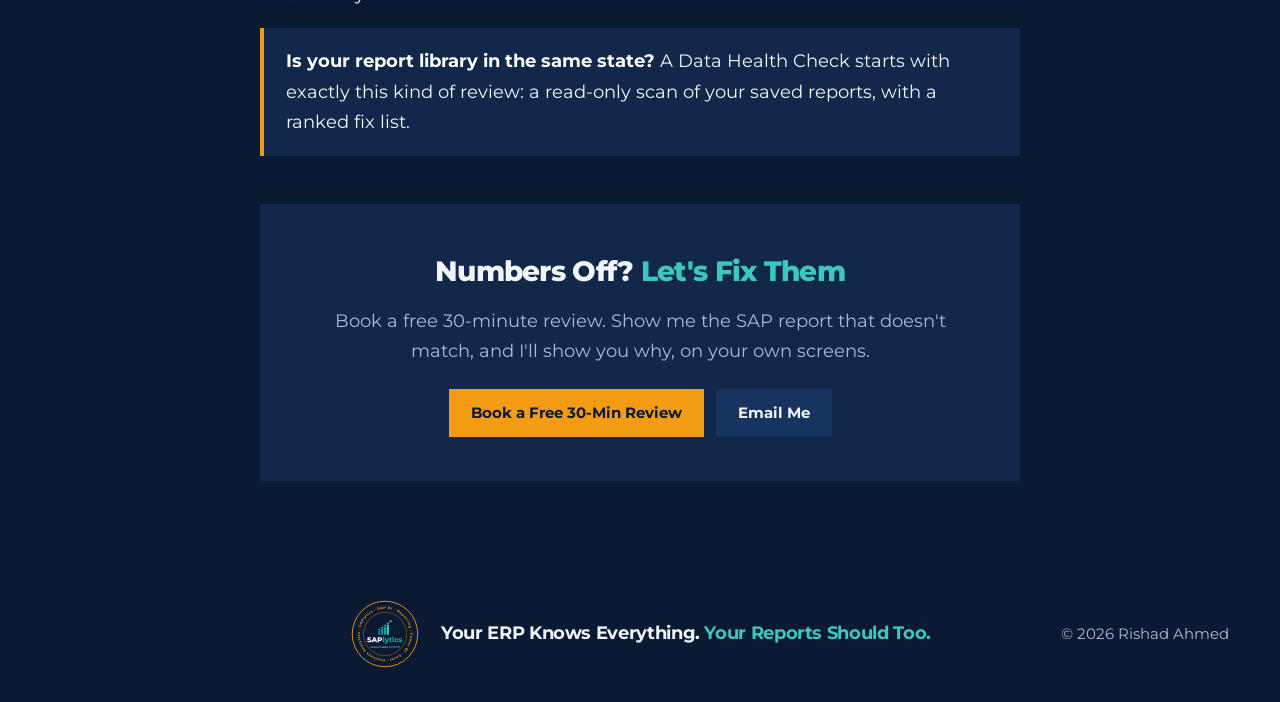
<file: blog/sap-business-one-reporting-library-audit/index.html>
<!DOCTYPE html>
<html lang="en-CA">
<head>
<meta charset="UTF-8">
<meta name="viewport" content="width=device-width, initial-scale=1.0">
<title>SAP B1 Reporting Library Audit: 260 Issues Found | SAPlytics</title>
<meta name="description" content="A case study: reviewing 93 saved SAP Business One queries for correctness and performance, the issues found, and the standard that keeps new reports clean.">
<meta name="robots" content="index, follow, max-image-preview:large">
<meta name="author" content="Rishad Ahmed">
<link rel="canonical" href="https://ahmrishad167.github.io/saplytics/blog/sap-business-one-reporting-library-audit/">
<meta name="theme-color" content="#0B1A33">
<link rel="icon" type="image/svg+xml" href="../../assets/saplytics-badge-dark.svg">
<link rel="icon" type="image/png" sizes="32x32" href="../../assets/favicon-32.png">
<link rel="apple-touch-icon" href="../../assets/apple-touch-icon.png">
<meta property="og:type" content="article">
<meta property="og:site_name" content="SAPlytics">
<meta property="og:locale" content="en_CA">
<meta property="og:title" content="Auditing an SAP Business One Reporting Library: 93 Queries, 260 Issues">
<meta property="og:description" content="A case study: reviewing 93 saved SAP Business One queries for correctness and performance, the issues found, and the standard that keeps new reports clean.">
<meta property="og:url" content="https://ahmrishad167.github.io/saplytics/blog/sap-business-one-reporting-library-audit/">
<meta property="og:image" content="https://ahmrishad167.github.io/saplytics/og-image.png">
<meta name="twitter:card" content="summary_large_image">
<meta name="twitter:title" content="Auditing an SAP Business One Reporting Library: 93 Queries, 260 Issues">
<meta name="twitter:description" content="A case study: reviewing 93 saved SAP Business One queries for correctness and performance, the issues found, and the standard that keeps new reports clean.">
<meta name="twitter:image" content="https://ahmrishad167.github.io/saplytics/og-image.png">
<script type="application/ld+json">
{
 "@context": "https://schema.org",
 "@graph": [
  {
   "@type": "BlogPosting",
   "headline": "Auditing an SAP Business One Reporting Library: 93 Queries, 260 Issues",
   "description": "A case study: reviewing 93 saved SAP Business One queries for correctness and performance, the issues found, and the standard that keeps new reports clean.",
   "datePublished": "2026-11-02",
   "dateModified": "2026-11-02",
   "inLanguage": "en-CA",
   "mainEntityOfPage": "https://ahmrishad167.github.io/saplytics/blog/sap-business-one-reporting-library-audit/",
   "image": "https://ahmrishad167.github.io/saplytics/og-image.png",
   "wordCount": 198,
   "keywords": "SAP Business One query audit, SAP B1 Query Manager, report accuracy, SQL review",
   "author": {
    "@type": "Person",
    "name": "Rishad Ahmed",
    "url": "https://ahmrishad167.github.io/saplytics/#about",
    "sameAs": [
     "https://www.linkedin.com/in/md-rishad-ahmed-8633b5231"
    ]
   },
   "publisher": {
    "@type": "Organization",
    "name": "SAPlytics",
    "logo": {
     "@type": "ImageObject",
     "url": "https://ahmrishad167.github.io/saplytics/assets/icon-512.png"
    }
   }
  },
  {
   "@type": "BreadcrumbList",
   "itemListElement": [
    {
     "@type": "ListItem",
     "position": 1,
     "name": "Home",
     "item": "https://ahmrishad167.github.io/saplytics/"
    },
    {
     "@type": "ListItem",
     "position": 2,
     "name": "Blog",
     "item": "https://ahmrishad167.github.io/saplytics/blog/"
    },
    {
     "@type": "ListItem",
     "position": 3,
     "name": "Auditing an SAP Business One Reporting Library: 93 Queries, 260 Issues",
     "item": "https://ahmrishad167.github.io/saplytics/blog/sap-business-one-reporting-library-audit/"
    }
   ]
  }
 ]
}
</script>
<link rel="preconnect" href="https://fonts.googleapis.com">
<link rel="preconnect" href="https://fonts.gstatic.com" crossorigin>
<link href="https://fonts.googleapis.com/css2?family=Montserrat:wght@400;500;600;700;800&display=swap" rel="stylesheet">
<link rel="stylesheet" href="../../assets/blog.css">
</head>
<body>
<a href="#main" class="skip">Skip to content</a>
<header class="bar">
  <div class="wrap">
    <a href="../../" class="wm" aria-label="SAPlytics home"><img src="../../assets/saplytics-badge-dark.svg" alt="SAPlytics" width="64" height="64"></a>
    <p class="tagline">For Distributors and Manufacturers Running SAP Business One</p>
    <nav id="site-nav" aria-label="Primary">
      <a href="../../#services">Services</a>
      <a href="../../#work">Case Studies</a>
      <a href="../../#about">About</a>
      <a href="../../#faq">FAQ</a>
      <a href="../../#contact">Contact</a>
      <a href="../../blog/" aria-current="page">Blog</a>
    </nav>
    <a class="btn" href="https://calendly.com/saplytics/30min" target="_blank" rel="noopener">Free Review</a>
    <button type="button" class="menu-btn" aria-expanded="false" aria-controls="site-nav" aria-label="Open menu"><span></span><span></span><span></span></button>
  </div>
</header>
<main id="main">
<div class="wrap">
<article>
  <p class="crumb"><a href="../../">Home</a> · <a href="../../blog/">Blog</a></p>
  <header class="a-head">
    <p class="k">Case Study</p>
    <h1>Auditing an SAP Business One Reporting Library: 93 Queries, 260 Issues</h1>
    <p class="lede">Years of saved SAP queries, written by different people with no shared rules. Nobody knew which reports could be trusted. Here's how the library was reviewed, and what changed.</p>
    <p class="by"><img src="../../assets/rishad-ahmed.jpg" alt="" width="44" height="44"><span><b>Rishad Ahmed</b> · November 2, 2026 · 1 min read</span></p>
  </header>
  <div class="prose">
<figure>
  <img src="../../assets/blog-reporting-audit.png" alt="SAP Reporting Library Audit summary: 93 queries reviewed, 260 issues flagged, 2.8 per query, delivered as a three-sheet workbook" width="1400" height="635">
</figure>

<h2>The Problem</h2>
<p>Over the years, the company's SAP Business One reporting library had grown to <strong>93 saved queries</strong> in Query Manager, written by different people at different times, with no shared rules. Totals disagreed between reports, some queries slowed SAP down for everyone, and nobody could say which numbers to trust.</p>

<h2>What I Did</h2>
<ul>
  <li><strong>An automated review</strong> that scored every query for correctness and performance.</li>
  <li><strong>260 issues flagged</strong>, about 2.8 per query. Common ones: cancelled documents counted as sales, credit memos left out, freight repeated on every line, and date ranges that silently dropped the last day.</li>
  <li><strong>A prioritized remediation workbook</strong> in three sheets, so the most damaging issues were fixed first and every fix was tracked.</li>
</ul>

<h2>What Stays in Place</h2>
<p>Fixing old reports is only half the job. The audit also produced <strong>coding conventions</strong>, a <strong>review standard</strong> and a <strong>change log</strong>. Every report written since follows the same rules and passes the same checklist before it goes live, so the library stays trustworthy.</p>

<div class="note">
  <p><strong>Is your report library in the same state?</strong> A Data Health Check starts with exactly this kind of review: a read-only scan of your saved reports, with a ranked fix list.</p>
</div>
  </div>
<aside class="a-cta">
  <h2>Numbers Off? <span>Let's Fix Them</span></h2>
  <p>Book a free 30-minute review. Show me the SAP report that doesn't match, and I'll show you why, on your own screens.</p>
  <div class="row">
    <a class="btn" href="https://calendly.com/saplytics/30min" target="_blank" rel="noopener">Book a Free 30-Min Review</a>
    <a class="btn ghost" href="mailto:ahm.rishad@outlook.com?subject=SAPlytics%20Enquiry">Email Me</a>
  </div>
</aside>
</article>
</div>
</main>
<footer>
  <div class="wrap">
    <div class="f-brand">
      <a href="../../" aria-label="SAPlytics home"><img src="../../assets/saplytics-badge-dark.svg" alt="SAPlytics" width="72" height="72"></a>
      <p class="f-tag">Your ERP Knows Everything. <span>Your Reports Should Too.</span></p>
    </div>
    <span class="f-copy">© 2026 Rishad Ahmed</span>
  </div>
</footer>
<script>
  // phone and tablet menu
  (()=>{const bar=document.querySelector('.bar'),btn=bar&&bar.querySelector('.menu-btn');if(!btn)return;
    const set=o=>{bar.classList.toggle('open',o);btn.setAttribute('aria-expanded',o);btn.setAttribute('aria-label',o?'Close menu':'Open menu');};
    btn.addEventListener('click',()=>set(!bar.classList.contains('open')));
    bar.querySelectorAll('nav a').forEach(a=>a.addEventListener('click',()=>set(false)));
    document.addEventListener('keydown',e=>{if(e.key==='Escape'&&bar.classList.contains('open')){set(false);btn.focus();}});
    document.addEventListener('click',e=>{if(!bar.contains(e.target))set(false);});})();
</script>
</body>
</html>
</file>
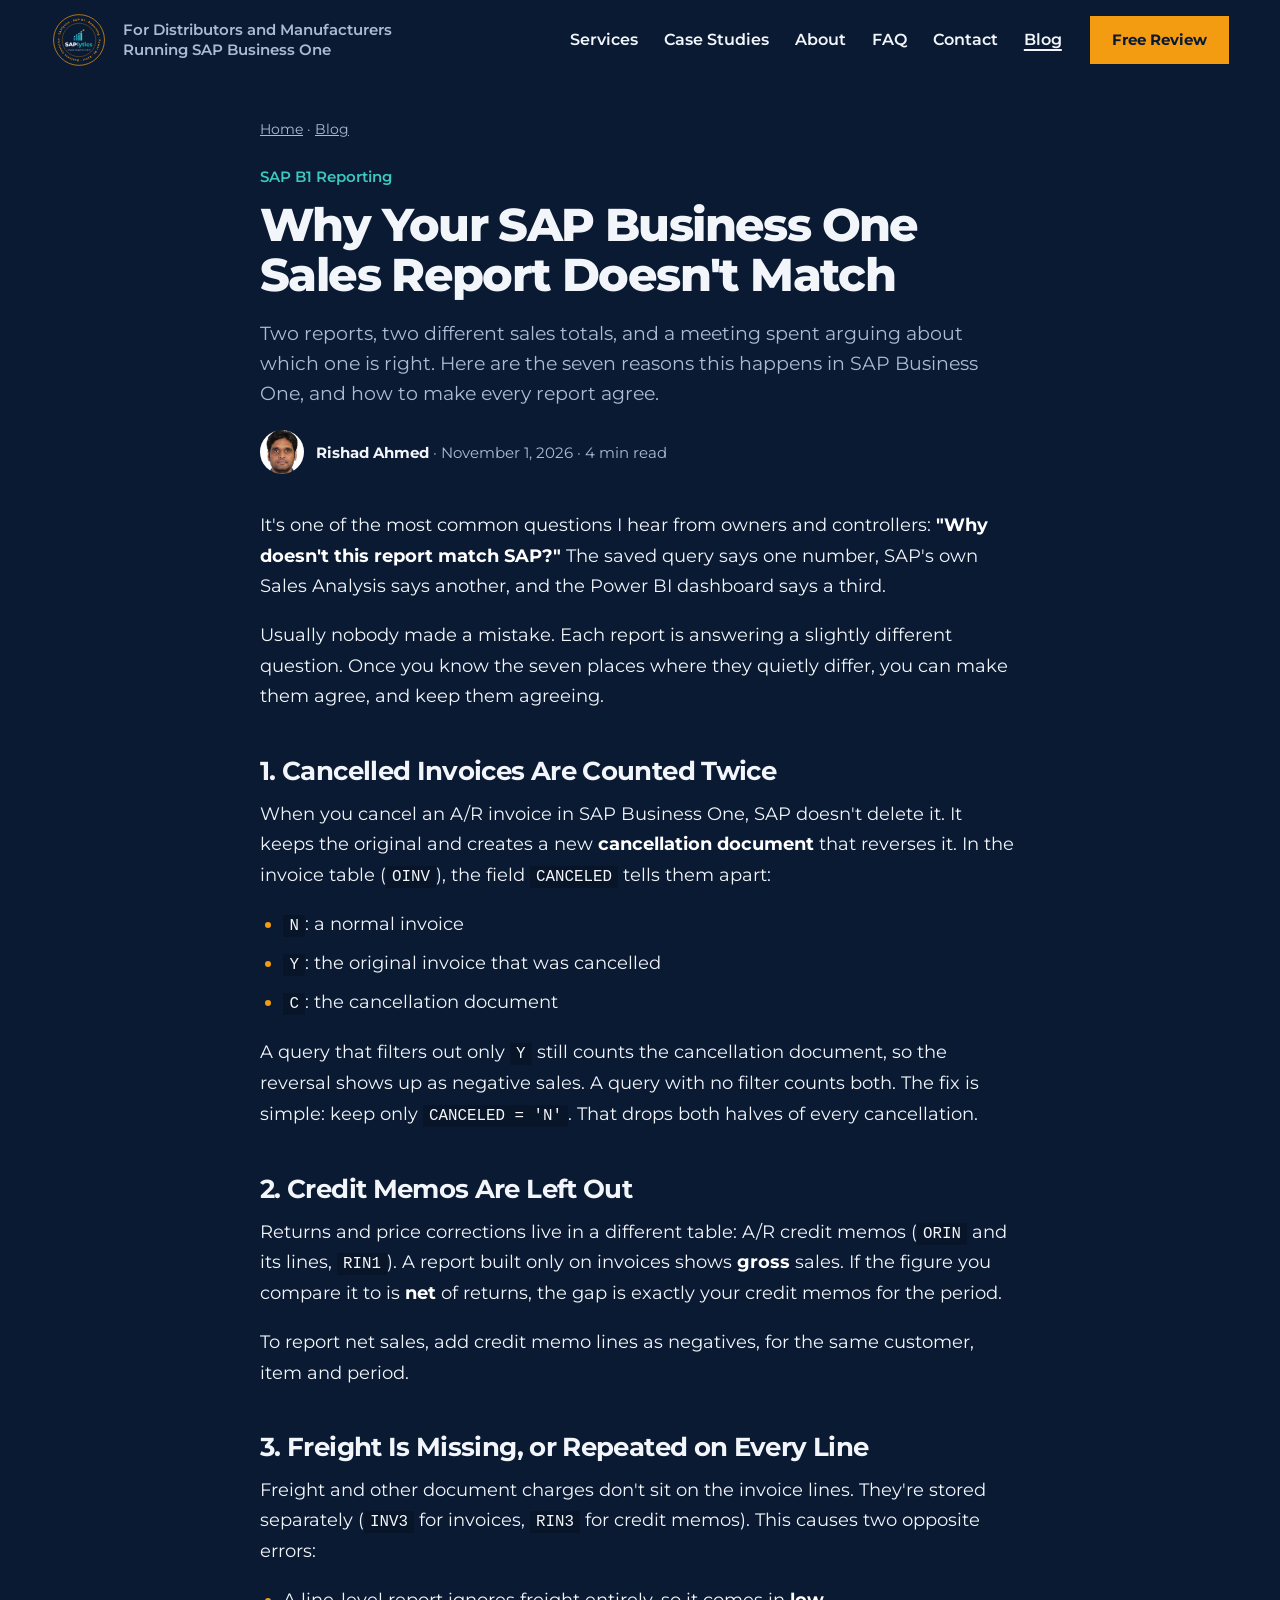
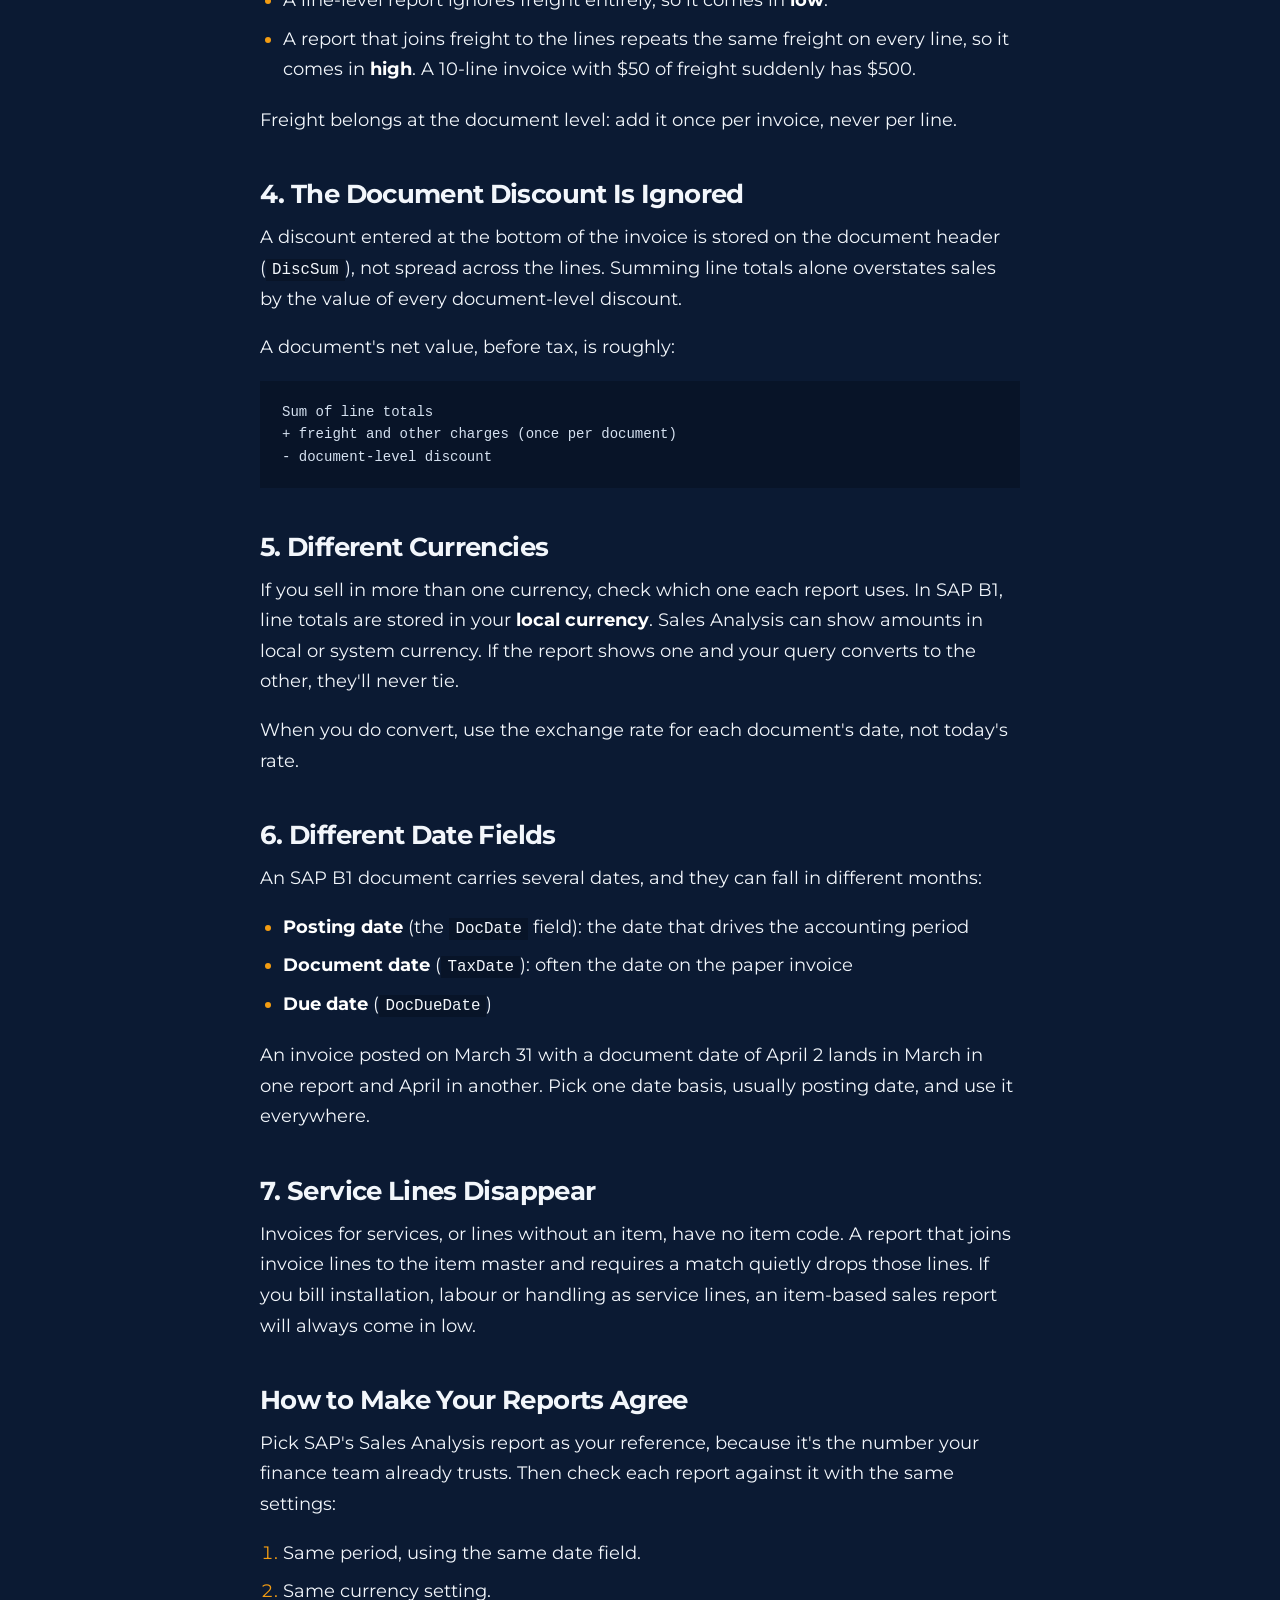
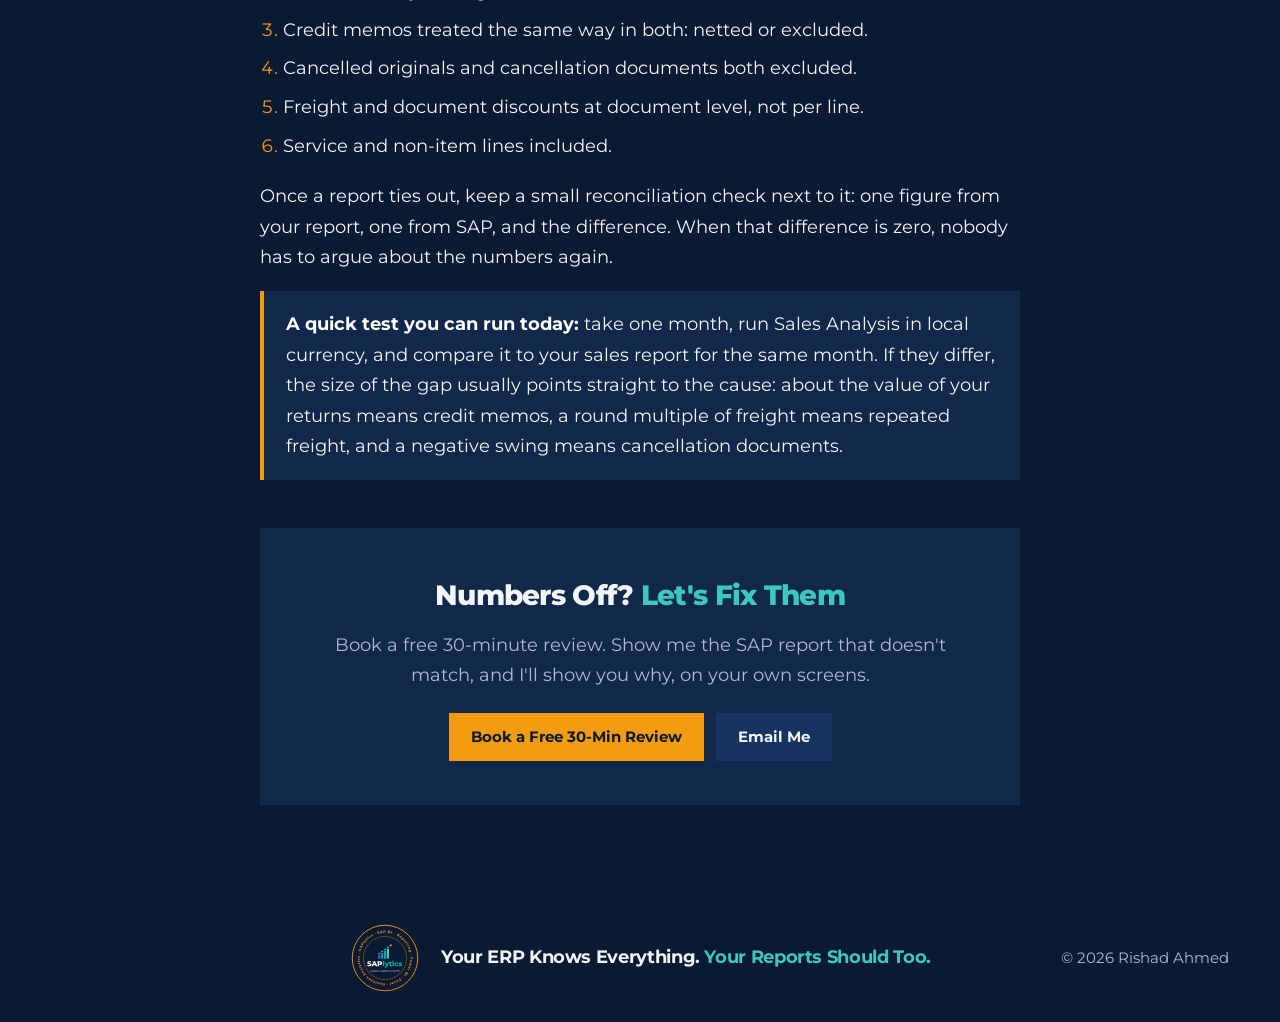
<file: blog/sap-business-one-sales-report-doesnt-match/index.html>
<!DOCTYPE html>
<html lang="en-CA">
<head>
<meta charset="UTF-8">
<meta name="viewport" content="width=device-width, initial-scale=1.0">
<title>Why Your SAP B1 Sales Report Doesn&#x27;t Match | SAPlytics</title>
<meta name="description" content="Seven reasons SAP B1 sales reports disagree with Sales Analysis: cancellations, credit memos, freight, discounts, currency, dates and service lines.">
<meta name="robots" content="index, follow, max-image-preview:large">
<meta name="author" content="Rishad Ahmed">
<link rel="canonical" href="https://ahmrishad167.github.io/saplytics/blog/sap-business-one-sales-report-doesnt-match/">
<meta name="theme-color" content="#0B1A33">
<link rel="icon" type="image/svg+xml" href="../../assets/saplytics-badge-dark.svg">
<link rel="icon" type="image/png" sizes="32x32" href="../../assets/favicon-32.png">
<link rel="apple-touch-icon" href="../../assets/apple-touch-icon.png">
<meta property="og:type" content="article">
<meta property="og:site_name" content="SAPlytics">
<meta property="og:locale" content="en_CA">
<meta property="og:title" content="Why Your SAP Business One Sales Report Doesn&#x27;t Match">
<meta property="og:description" content="Seven reasons SAP B1 sales reports disagree with Sales Analysis: cancellations, credit memos, freight, discounts, currency, dates and service lines.">
<meta property="og:url" content="https://ahmrishad167.github.io/saplytics/blog/sap-business-one-sales-report-doesnt-match/">
<meta property="og:image" content="https://ahmrishad167.github.io/saplytics/og-image.png">
<meta name="twitter:card" content="summary_large_image">
<meta name="twitter:title" content="Why Your SAP Business One Sales Report Doesn&#x27;t Match">
<meta name="twitter:description" content="Seven reasons SAP B1 sales reports disagree with Sales Analysis: cancellations, credit memos, freight, discounts, currency, dates and service lines.">
<meta name="twitter:image" content="https://ahmrishad167.github.io/saplytics/og-image.png">
<script type="application/ld+json">
{
 "@context": "https://schema.org",
 "@graph": [
  {
   "@type": "BlogPosting",
   "headline": "Why Your SAP Business One Sales Report Doesn't Match",
   "description": "Seven reasons SAP B1 sales reports disagree with Sales Analysis: cancellations, credit memos, freight, discounts, currency, dates and service lines.",
   "datePublished": "2026-11-01",
   "dateModified": "2026-11-01",
   "inLanguage": "en-CA",
   "mainEntityOfPage": "https://ahmrishad167.github.io/saplytics/blog/sap-business-one-sales-report-doesnt-match/",
   "image": "https://ahmrishad167.github.io/saplytics/og-image.png",
   "wordCount": 790,
   "keywords": "SAP Business One sales report, Sales Analysis, cancelled invoices, credit memos, OINV, ORIN, reconciliation",
   "author": {
    "@type": "Person",
    "name": "Rishad Ahmed",
    "url": "https://ahmrishad167.github.io/saplytics/#about",
    "sameAs": [
     "https://www.linkedin.com/in/md-rishad-ahmed-8633b5231"
    ]
   },
   "publisher": {
    "@type": "Organization",
    "name": "SAPlytics",
    "logo": {
     "@type": "ImageObject",
     "url": "https://ahmrishad167.github.io/saplytics/assets/icon-512.png"
    }
   }
  },
  {
   "@type": "BreadcrumbList",
   "itemListElement": [
    {
     "@type": "ListItem",
     "position": 1,
     "name": "Home",
     "item": "https://ahmrishad167.github.io/saplytics/"
    },
    {
     "@type": "ListItem",
     "position": 2,
     "name": "Blog",
     "item": "https://ahmrishad167.github.io/saplytics/blog/"
    },
    {
     "@type": "ListItem",
     "position": 3,
     "name": "Why Your SAP Business One Sales Report Doesn't Match",
     "item": "https://ahmrishad167.github.io/saplytics/blog/sap-business-one-sales-report-doesnt-match/"
    }
   ]
  }
 ]
}
</script>
<link rel="preconnect" href="https://fonts.googleapis.com">
<link rel="preconnect" href="https://fonts.gstatic.com" crossorigin>
<link href="https://fonts.googleapis.com/css2?family=Montserrat:wght@400;500;600;700;800&display=swap" rel="stylesheet">
<link rel="stylesheet" href="../../assets/blog.css">
</head>
<body>
<a href="#main" class="skip">Skip to content</a>
<header class="bar">
  <div class="wrap">
    <a href="../../" class="wm" aria-label="SAPlytics home"><img src="../../assets/saplytics-badge-dark.svg" alt="SAPlytics" width="64" height="64"></a>
    <p class="tagline">For Distributors and Manufacturers Running SAP Business One</p>
    <nav id="site-nav" aria-label="Primary">
      <a href="../../#services">Services</a>
      <a href="../../#work">Case Studies</a>
      <a href="../../#about">About</a>
      <a href="../../#faq">FAQ</a>
      <a href="../../#contact">Contact</a>
      <a href="../../blog/" aria-current="page">Blog</a>
    </nav>
    <a class="btn" href="https://calendly.com/saplytics/30min" target="_blank" rel="noopener">Free Review</a>
    <button type="button" class="menu-btn" aria-expanded="false" aria-controls="site-nav" aria-label="Open menu"><span></span><span></span><span></span></button>
  </div>
</header>
<main id="main">
<div class="wrap">
<article>
  <p class="crumb"><a href="../../">Home</a> · <a href="../../blog/">Blog</a></p>
  <header class="a-head">
    <p class="k">SAP B1 Reporting</p>
    <h1>Why Your SAP Business One Sales Report Doesn&#x27;t Match</h1>
    <p class="lede">Two reports, two different sales totals, and a meeting spent arguing about which one is right. Here are the seven reasons this happens in SAP Business One, and how to make every report agree.</p>
    <p class="by"><img src="../../assets/rishad-ahmed.jpg" alt="" width="44" height="44"><span><b>Rishad Ahmed</b> · November 1, 2026 · 4 min read</span></p>
  </header>
  <div class="prose">
<p>It's one of the most common questions I hear from owners and controllers: <strong>"Why doesn't this report match SAP?"</strong> The saved query says one number, SAP's own Sales Analysis says another, and the Power BI dashboard says a third.</p>
<p>Usually nobody made a mistake. Each report is answering a slightly different question. Once you know the seven places where they quietly differ, you can make them agree, and keep them agreeing.</p>

<h2>1. Cancelled Invoices Are Counted Twice</h2>
<p>When you cancel an A/R invoice in SAP Business One, SAP doesn't delete it. It keeps the original and creates a new <strong>cancellation document</strong> that reverses it. In the invoice table (<code>OINV</code>), the field <code>CANCELED</code> tells them apart:</p>
<ul>
  <li><code>N</code>: a normal invoice</li>
  <li><code>Y</code>: the original invoice that was cancelled</li>
  <li><code>C</code>: the cancellation document</li>
</ul>
<p>A query that filters out only <code>Y</code> still counts the cancellation document, so the reversal shows up as negative sales. A query with no filter counts both. The fix is simple: keep only <code>CANCELED = 'N'</code>. That drops both halves of every cancellation.</p>

<h2>2. Credit Memos Are Left Out</h2>
<p>Returns and price corrections live in a different table: A/R credit memos (<code>ORIN</code> and its lines, <code>RIN1</code>). A report built only on invoices shows <strong>gross</strong> sales. If the figure you compare it to is <strong>net</strong> of returns, the gap is exactly your credit memos for the period.</p>
<p>To report net sales, add credit memo lines as negatives, for the same customer, item and period.</p>

<h2>3. Freight Is Missing, or Repeated on Every Line</h2>
<p>Freight and other document charges don't sit on the invoice lines. They're stored separately (<code>INV3</code> for invoices, <code>RIN3</code> for credit memos). This causes two opposite errors:</p>
<ul>
  <li>A line-level report ignores freight entirely, so it comes in <strong>low</strong>.</li>
  <li>A report that joins freight to the lines repeats the same freight on every line, so it comes in <strong>high</strong>. A 10-line invoice with $50 of freight suddenly has $500.</li>
</ul>
<p>Freight belongs at the document level: add it once per invoice, never per line.</p>

<h2>4. The Document Discount Is Ignored</h2>
<p>A discount entered at the bottom of the invoice is stored on the document header (<code>DiscSum</code>), not spread across the lines. Summing line totals alone overstates sales by the value of every document-level discount.</p>
<p>A document's net value, before tax, is roughly:</p>
<pre><code>Sum of line totals
+ freight and other charges (once per document)
- document-level discount</code></pre>

<h2>5. Different Currencies</h2>
<p>If you sell in more than one currency, check which one each report uses. In SAP B1, line totals are stored in your <strong>local currency</strong>. Sales Analysis can show amounts in local or system currency. If the report shows one and your query converts to the other, they'll never tie.</p>
<p>When you do convert, use the exchange rate for each document's date, not today's rate.</p>

<h2>6. Different Date Fields</h2>
<p>An SAP B1 document carries several dates, and they can fall in different months:</p>
<ul>
  <li><strong>Posting date</strong> (the <code>DocDate</code> field): the date that drives the accounting period</li>
  <li><strong>Document date</strong> (<code>TaxDate</code>): often the date on the paper invoice</li>
  <li><strong>Due date</strong> (<code>DocDueDate</code>)</li>
</ul>
<p>An invoice posted on March 31 with a document date of April 2 lands in March in one report and April in another. Pick one date basis, usually posting date, and use it everywhere.</p>

<h2>7. Service Lines Disappear</h2>
<p>Invoices for services, or lines without an item, have no item code. A report that joins invoice lines to the item master and requires a match quietly drops those lines. If you bill installation, labour or handling as service lines, an item-based sales report will always come in low.</p>

<h2>How to Make Your Reports Agree</h2>
<p>Pick SAP's Sales Analysis report as your reference, because it's the number your finance team already trusts. Then check each report against it with the same settings:</p>
<ol>
  <li>Same period, using the same date field.</li>
  <li>Same currency setting.</li>
  <li>Credit memos treated the same way in both: netted or excluded.</li>
  <li>Cancelled originals and cancellation documents both excluded.</li>
  <li>Freight and document discounts at document level, not per line.</li>
  <li>Service and non-item lines included.</li>
</ol>
<p>Once a report ties out, keep a small reconciliation check next to it: one figure from your report, one from SAP, and the difference. When that difference is zero, nobody has to argue about the numbers again.</p>

<div class="note">
  <p><strong>A quick test you can run today:</strong> take one month, run Sales Analysis in local currency, and compare it to your sales report for the same month. If they differ, the size of the gap usually points straight to the cause: about the value of your returns means credit memos, a round multiple of freight means repeated freight, and a negative swing means cancellation documents.</p>
</div>
  </div>
<aside class="a-cta">
  <h2>Numbers Off? <span>Let's Fix Them</span></h2>
  <p>Book a free 30-minute review. Show me the SAP report that doesn't match, and I'll show you why, on your own screens.</p>
  <div class="row">
    <a class="btn" href="https://calendly.com/saplytics/30min" target="_blank" rel="noopener">Book a Free 30-Min Review</a>
    <a class="btn ghost" href="mailto:ahm.rishad@outlook.com?subject=SAPlytics%20Enquiry">Email Me</a>
  </div>
</aside>
</article>
</div>
</main>
<footer>
  <div class="wrap">
    <div class="f-brand">
      <a href="../../" aria-label="SAPlytics home"><img src="../../assets/saplytics-badge-dark.svg" alt="SAPlytics" width="72" height="72"></a>
      <p class="f-tag">Your ERP Knows Everything. <span>Your Reports Should Too.</span></p>
    </div>
    <span class="f-copy">© 2026 Rishad Ahmed</span>
  </div>
</footer>
<script>
  // phone and tablet menu
  (()=>{const bar=document.querySelector('.bar'),btn=bar&&bar.querySelector('.menu-btn');if(!btn)return;
    const set=o=>{bar.classList.toggle('open',o);btn.setAttribute('aria-expanded',o);btn.setAttribute('aria-label',o?'Close menu':'Open menu');};
    btn.addEventListener('click',()=>set(!bar.classList.contains('open')));
    bar.querySelectorAll('nav a').forEach(a=>a.addEventListener('click',()=>set(false)));
    document.addEventListener('keydown',e=>{if(e.key==='Escape'&&bar.classList.contains('open')){set(false);btn.focus();}});
    document.addEventListener('click',e=>{if(!bar.contains(e.target))set(false);});})();
</script>
</body>
</html>
</file>
<file: assets/blog.css>
/* SAPlytics blog: same brand tokens as the home page */
:root{
  --ground:#0B1A33;--ground-2:#11284B;--ground-3:#173360;--line:#24395A;
  --ink:#F2F6FB;--muted:#A9BCD3;--teal:#3CC8BE;--accent:#F39C12;--navy-ink:#0B1A33;
  --m:clamp(20px,4vw,64px);--ease:cubic-bezier(.19,1,.22,1);
}
*{box-sizing:border-box;margin:0;padding:0}
html{scroll-behavior:smooth}
body{background:var(--ground);color:var(--ink);font-family:'Montserrat',system-ui,sans-serif;font-size:18px;line-height:1.7;-webkit-font-smoothing:antialiased}
a{color:inherit}
img{display:block;max-width:100%;height:auto}
::selection{background:var(--accent);color:var(--navy-ink)}
:focus-visible{outline:3px solid var(--accent);outline-offset:3px}
.skip{position:absolute;left:-9999px;top:0;background:var(--accent);color:var(--navy-ink);padding:12px 18px;font-weight:700;z-index:60}
.skip:focus{left:0}
.wrap{max-width:calc(1280px + 2 * var(--m));margin:0 auto;padding:0 var(--m)}

/* bar */
.bar{position:sticky;top:0;z-index:50;background:var(--ground)}
.bar .wrap{display:flex;align-items:center;gap:28px;height:80px}
.wm img{width:64px;height:64px}
.tagline{margin-left:-12px;font-size:15px;font-weight:600;line-height:1.35;color:var(--muted);flex:0 1 auto;min-width:0;max-width:540px;text-wrap:balance}
  .bar nav,.bar .btn{flex:none}
  .bar nav a,.bar .btn{white-space:nowrap}
.bar nav{margin-left:auto;display:flex;gap:26px;font-size:16px}
@media (min-width:1040px) and (max-width:1279px){
  .tagline{font-size:14px;line-height:1.3}
  .bar .wrap{gap:22px}
  .bar nav{gap:20px;font-size:15px}
}
@media (max-width:1039px){.tagline{display:none}}
.bar nav a,.tlink{font-weight:600;text-decoration:underline;text-decoration-thickness:2px;text-underline-offset:6px;text-decoration-color:transparent;transition:text-decoration-color .25s,text-underline-offset .25s}
.bar nav a:hover,.tlink:hover,.bar nav a[aria-current]{text-decoration-color:currentColor;text-underline-offset:4px}
.btn{display:inline-flex;align-items:center;justify-content:center;min-height:48px;padding:0 22px;background:var(--accent);color:var(--navy-ink);font-weight:700;font-size:15px;text-decoration:none;transition:transform .25s var(--ease),background .25s}
.btn:hover{background:#FFB238;transform:translateY(-2px)}
.btn.ghost{background:var(--ground-3);color:var(--ink)}

.menu-btn{display:none;flex:none;width:48px;height:48px;border:0;background:var(--ground-3);cursor:pointer;flex-direction:column;align-items:center;justify-content:center;gap:5px}
.menu-btn span{display:block;width:22px;height:2px;background:var(--ink);transition:transform .25s,opacity .25s}
.bar.open .menu-btn span:nth-child(1){transform:translateY(7px) rotate(45deg)}
.bar.open .menu-btn span:nth-child(2){opacity:0}
.bar.open .menu-btn span:nth-child(3){transform:translateY(-7px) rotate(-45deg)}

/* blog index */
.b-head{padding:clamp(40px,5vw,72px) 0 clamp(28px,3vw,40px)}
.b-head h1{font-size:clamp(34px,4vw,56px);font-weight:800;letter-spacing:-.035em;line-height:1.05}
.b-head h1 span{color:var(--teal)}
.b-head p{margin-top:14px;font-size:clamp(18px,1.5vw,22px);color:var(--muted);max-width:40em}
.posts{list-style:none;display:grid;grid-template-columns:repeat(2,minmax(0,1fr));gap:20px;padding-bottom:clamp(56px,6vw,96px)}
.posts a{display:flex;flex-direction:column;gap:10px;height:100%;background:var(--ground-2);padding:28px 28px 26px;text-decoration:none;border-top:4px solid var(--teal);transition:transform .25s var(--ease),background .25s}
.posts a:hover{transform:translateY(-3px);background:var(--ground-3)}
.posts .k{font-size:14px;font-weight:600;color:var(--teal)}
.posts h2{font-size:clamp(21px,1.7vw,25px);font-weight:700;letter-spacing:-.02em;line-height:1.25}
.posts p{font-size:16px;color:var(--muted);line-height:1.6}
.posts .more{margin-top:auto;padding-top:8px;font-size:15px;font-weight:700;color:var(--accent)}

/* article */
.crumb{padding-top:clamp(28px,3vw,40px);font-size:14px;color:var(--muted)}
.crumb a{color:var(--muted)}
article{max-width:760px;margin:0 auto}
.a-head{padding:clamp(14px,2vw,22px) 0 clamp(24px,3vw,36px)}
.a-head .k{font-size:15px;font-weight:600;color:var(--teal)}
.a-head h1{margin-top:10px;font-size:clamp(32px,3.6vw,50px);font-weight:800;letter-spacing:-.035em;line-height:1.1;text-wrap:balance}
.a-head .lede{margin-top:18px;font-size:clamp(19px,1.5vw,22px);color:var(--muted);line-height:1.55}
.a-head .by{margin-top:22px;display:flex;align-items:center;gap:12px;font-size:15px;color:var(--muted)}
.a-head .by img{width:44px;height:44px;border-radius:50%;object-fit:cover}
.a-head .by b{color:var(--ink);font-weight:700}
.prose h2{margin:44px 0 12px;font-size:clamp(24px,2vw,30px);font-weight:700;letter-spacing:-.025em;line-height:1.2}
.prose h3{margin:30px 0 8px;font-size:20px;font-weight:700;letter-spacing:-.01em;color:var(--teal)}
.prose p{margin:0 0 18px}
.prose ul,.prose ol{margin:0 0 20px 1.3em}
.prose li{margin-bottom:8px}
.prose li::marker{color:var(--accent)}
.prose strong{color:#fff}
.prose a{color:var(--teal);text-decoration:underline;text-underline-offset:3px}
.prose code{font-family:Consolas,'Cascadia Code',Menlo,monospace;font-size:.88em;background:#081428;padding:2px 6px}
.prose pre{margin:0 0 22px;background:#081428;padding:20px 22px;overflow-x:auto;font-family:Consolas,'Cascadia Code',Menlo,monospace;font-size:14px;line-height:1.6;color:#D5E1F0}
.prose pre code{background:none;padding:0;font-size:inherit}
.prose table{width:100%;border-collapse:collapse;margin:6px 0 24px;font-size:16px}
.prose th{text-align:left;font-weight:700;padding:10px 12px;background:var(--ground-3)}
.prose td{padding:10px 12px;border-bottom:1px solid var(--line);vertical-align:top}
.prose figure{margin:0 0 28px}
.prose figure img{width:100%;height:auto}
.prose figcaption{margin-top:10px;font-size:14px;color:var(--muted);text-align:center}
.prose .note{background:var(--ground-2);border-left:4px solid var(--accent);padding:18px 22px;margin:0 0 22px}
.prose .note p:last-child{margin:0}
.a-cta{margin:48px 0 clamp(56px,6vw,96px);background:var(--ground-2);padding:clamp(28px,4vw,44px);text-align:center}
.a-cta h2{font-size:clamp(24px,2.2vw,32px);font-weight:800;letter-spacing:-.025em}
.a-cta h2 span{color:var(--teal)}
.a-cta p{margin:10px auto 22px;max-width:34em;color:var(--muted)}
.a-cta .row{display:flex;gap:12px;justify-content:center;flex-wrap:wrap}

footer{padding:40px 0 32px}
footer .wrap{display:grid;grid-template-columns:1fr auto 1fr;align-items:center;gap:24px;font-size:15px;color:var(--muted)}
footer .f-brand{grid-column:2;display:flex;align-items:center;gap:20px}
footer .f-brand img{width:72px;height:72px}
footer .f-tag{font-size:clamp(18px,1.4vw,21px);font-weight:700;color:var(--ink);letter-spacing:-.02em}
footer .f-tag span{color:var(--teal)}
footer .f-copy{grid-column:3;justify-self:end}

@media (max-width:960px){
  .bar .wrap{position:relative}
  .menu-btn{display:flex}
  .bar nav{display:none;position:absolute;top:100%;left:0;right:0;margin:0;flex-direction:column;gap:0;background:var(--ground);padding:6px var(--m) 18px;box-shadow:0 14px 30px rgba(0,0,0,.45)}
  .bar.open nav{display:flex}
  .bar nav a{display:flex;align-items:center;min-height:52px;font-size:18px;border-bottom:1px solid var(--line)}
  .bar nav a:last-child{border-bottom:0}
  .bar .btn{margin-left:auto}
  .posts{grid-template-columns:1fr}
  footer .wrap{grid-template-columns:1fr;justify-items:center;text-align:center}
  footer .f-brand,footer .f-copy{grid-column:1;justify-self:center}
  footer .f-brand{flex-direction:column;gap:12px}
}
@media (max-width:560px){
  body{font-size:17px}
  .bar .wrap{height:68px}
  .wm img{width:52px;height:52px}
  .prose table{font-size:14px}
  .a-head h1{font-size:27px}
  .b-head h1{font-size:30px}
  .a-cta .btn{width:100%}
}
/* gentle entrance */
@keyframes rise{from{opacity:0;transform:translateY(18px)}to{opacity:1;transform:none}}
.b-head > *,.posts li,.a-head > *,.prose,.a-cta{animation:rise .8s var(--ease) both}
.b-head p,.a-head .k{animation-delay:.06s}
.a-head h1{animation-delay:.1s}
.a-head .lede,.posts li:nth-child(2){animation-delay:.16s}
.a-head .by{animation-delay:.22s}
.prose,.posts li:nth-child(3){animation-delay:.28s}
.posts li:nth-child(4){animation-delay:.34s}
@media (prefers-reduced-motion:reduce){html{scroll-behavior:auto}.btn,.posts a{transition:none}*{animation:none!important}}
</file>
